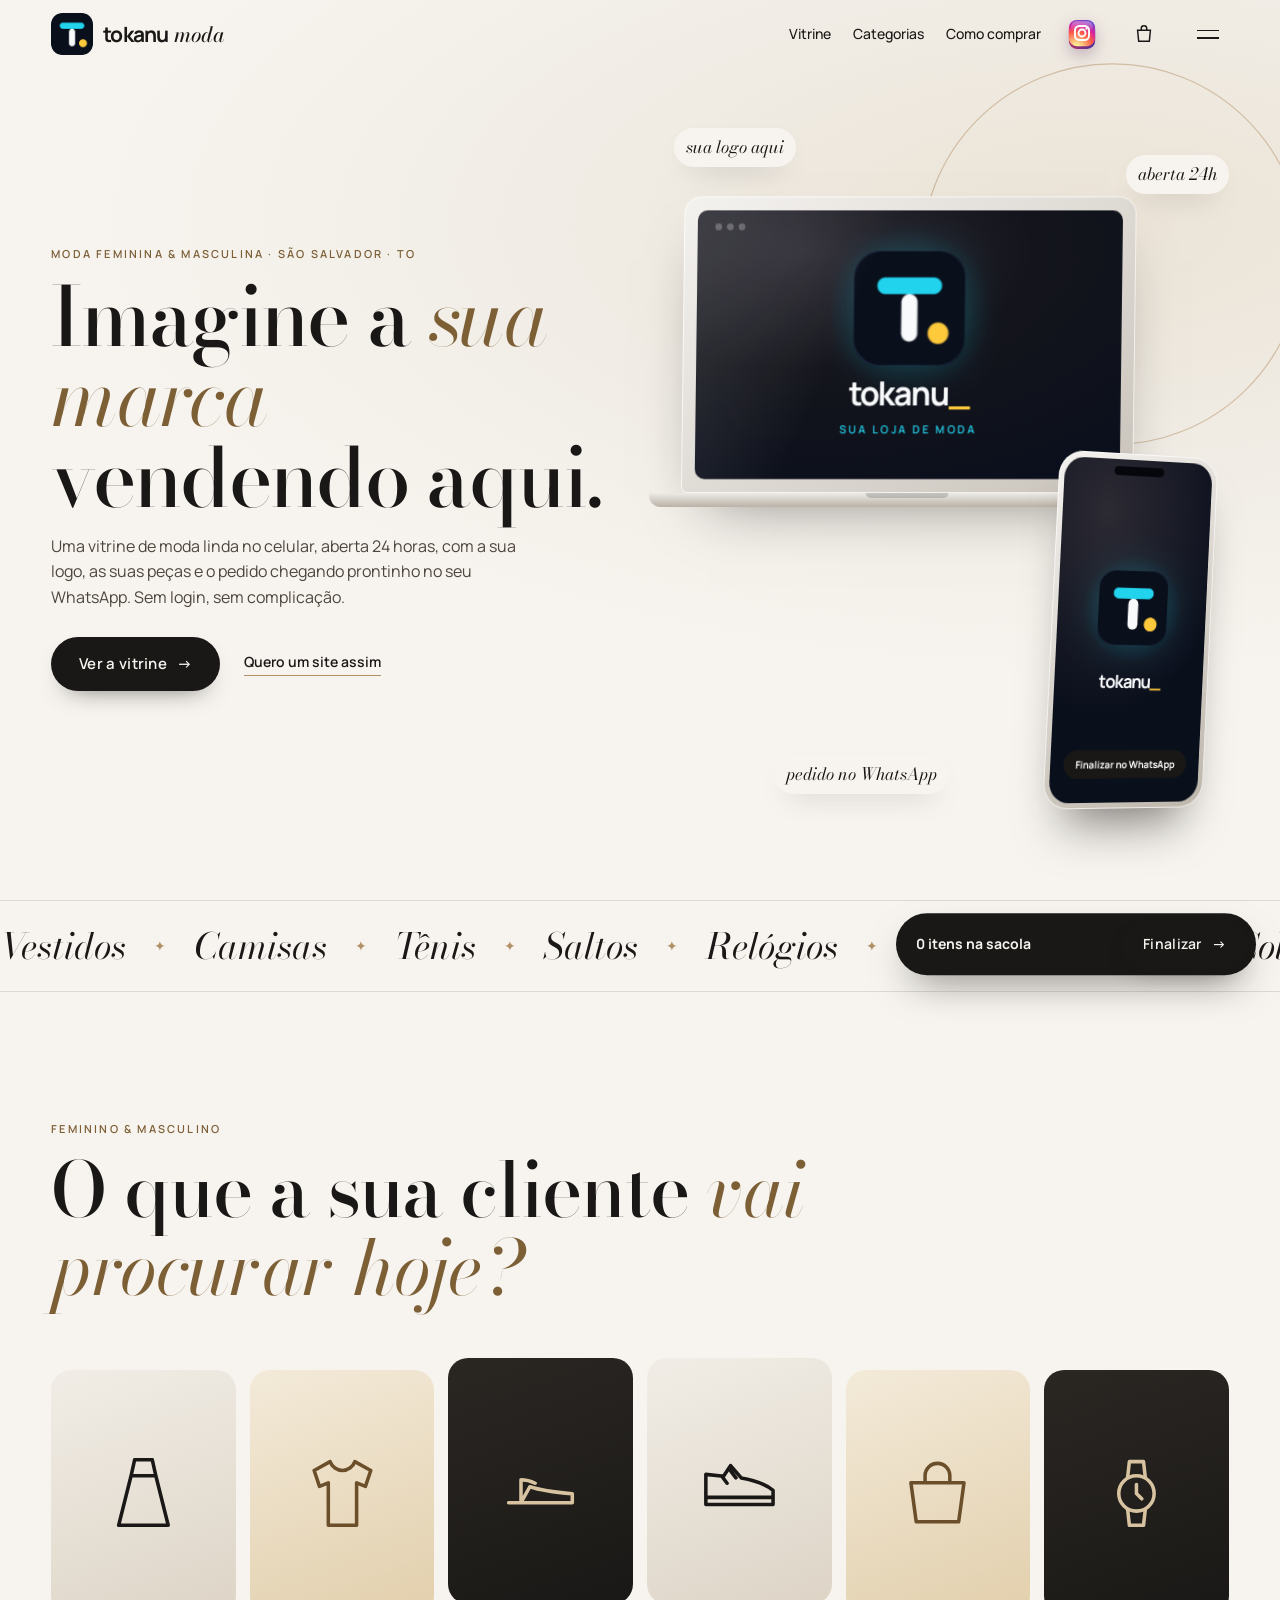
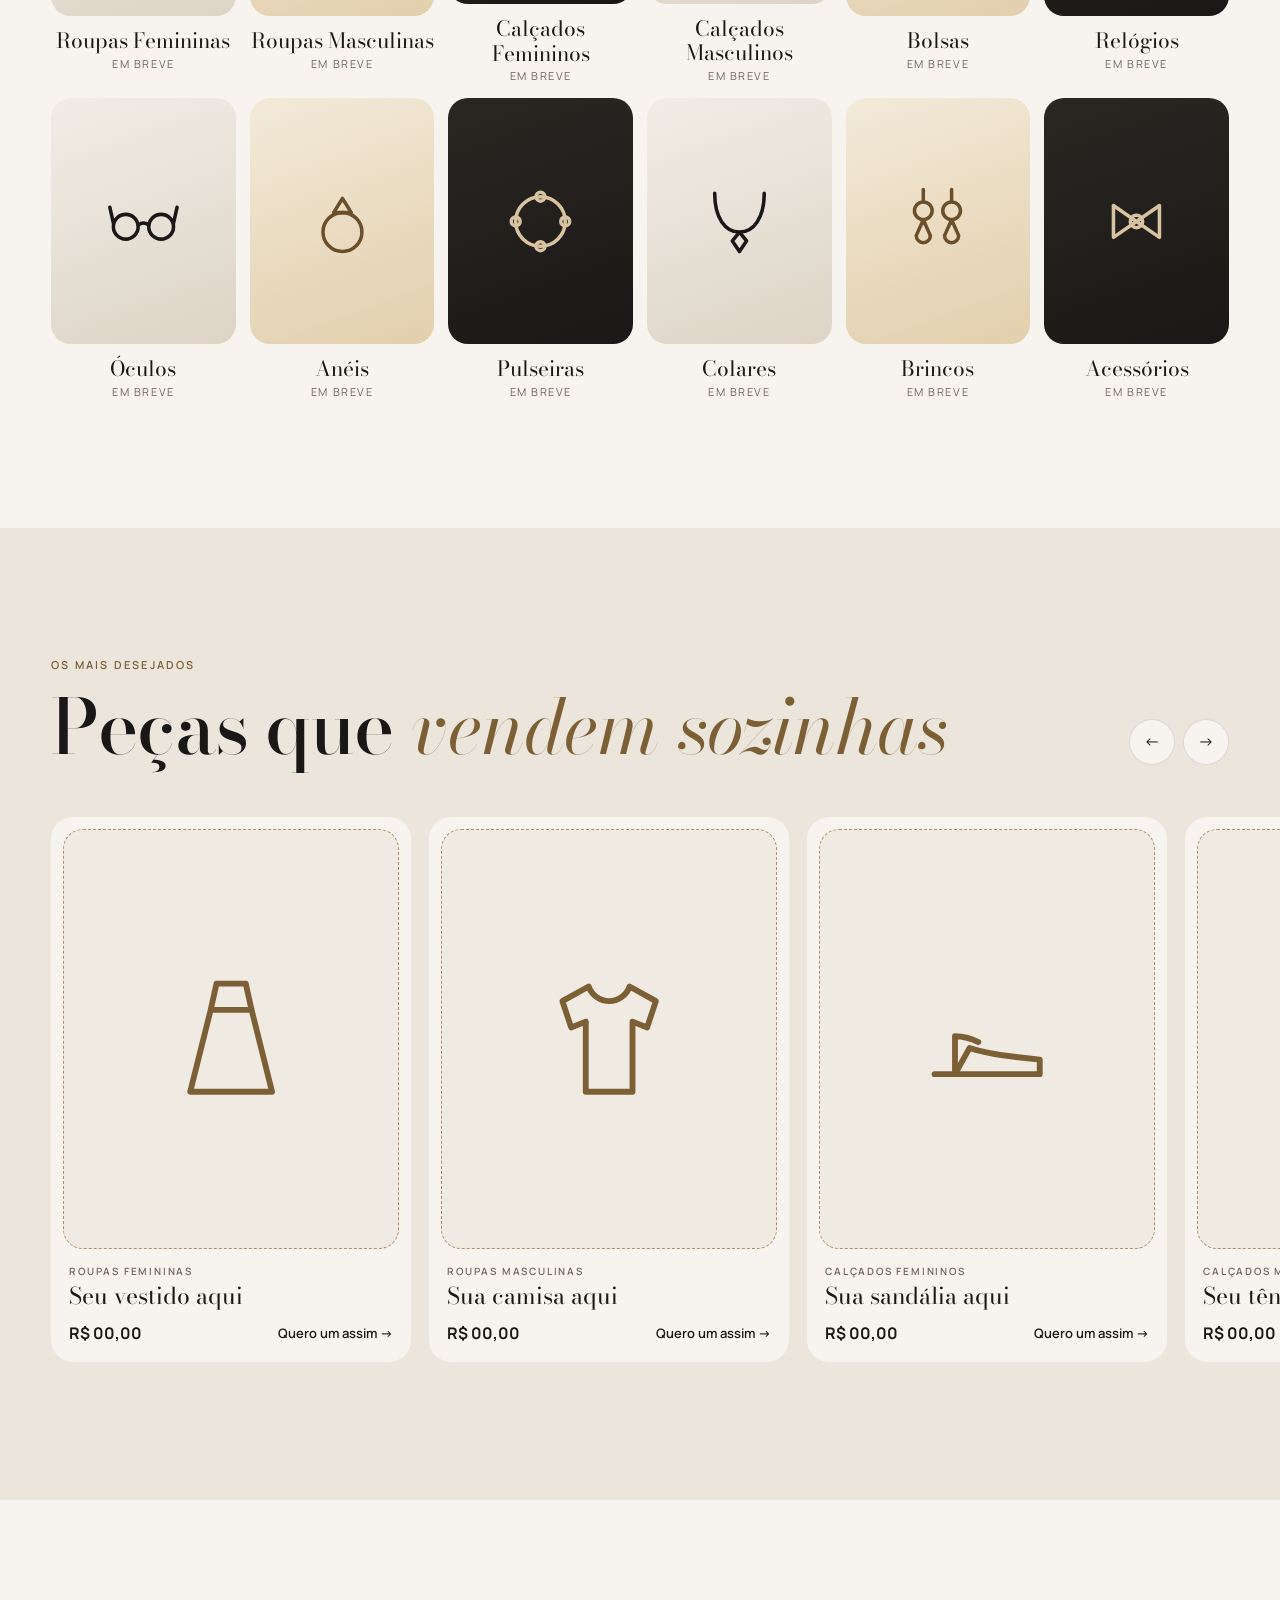
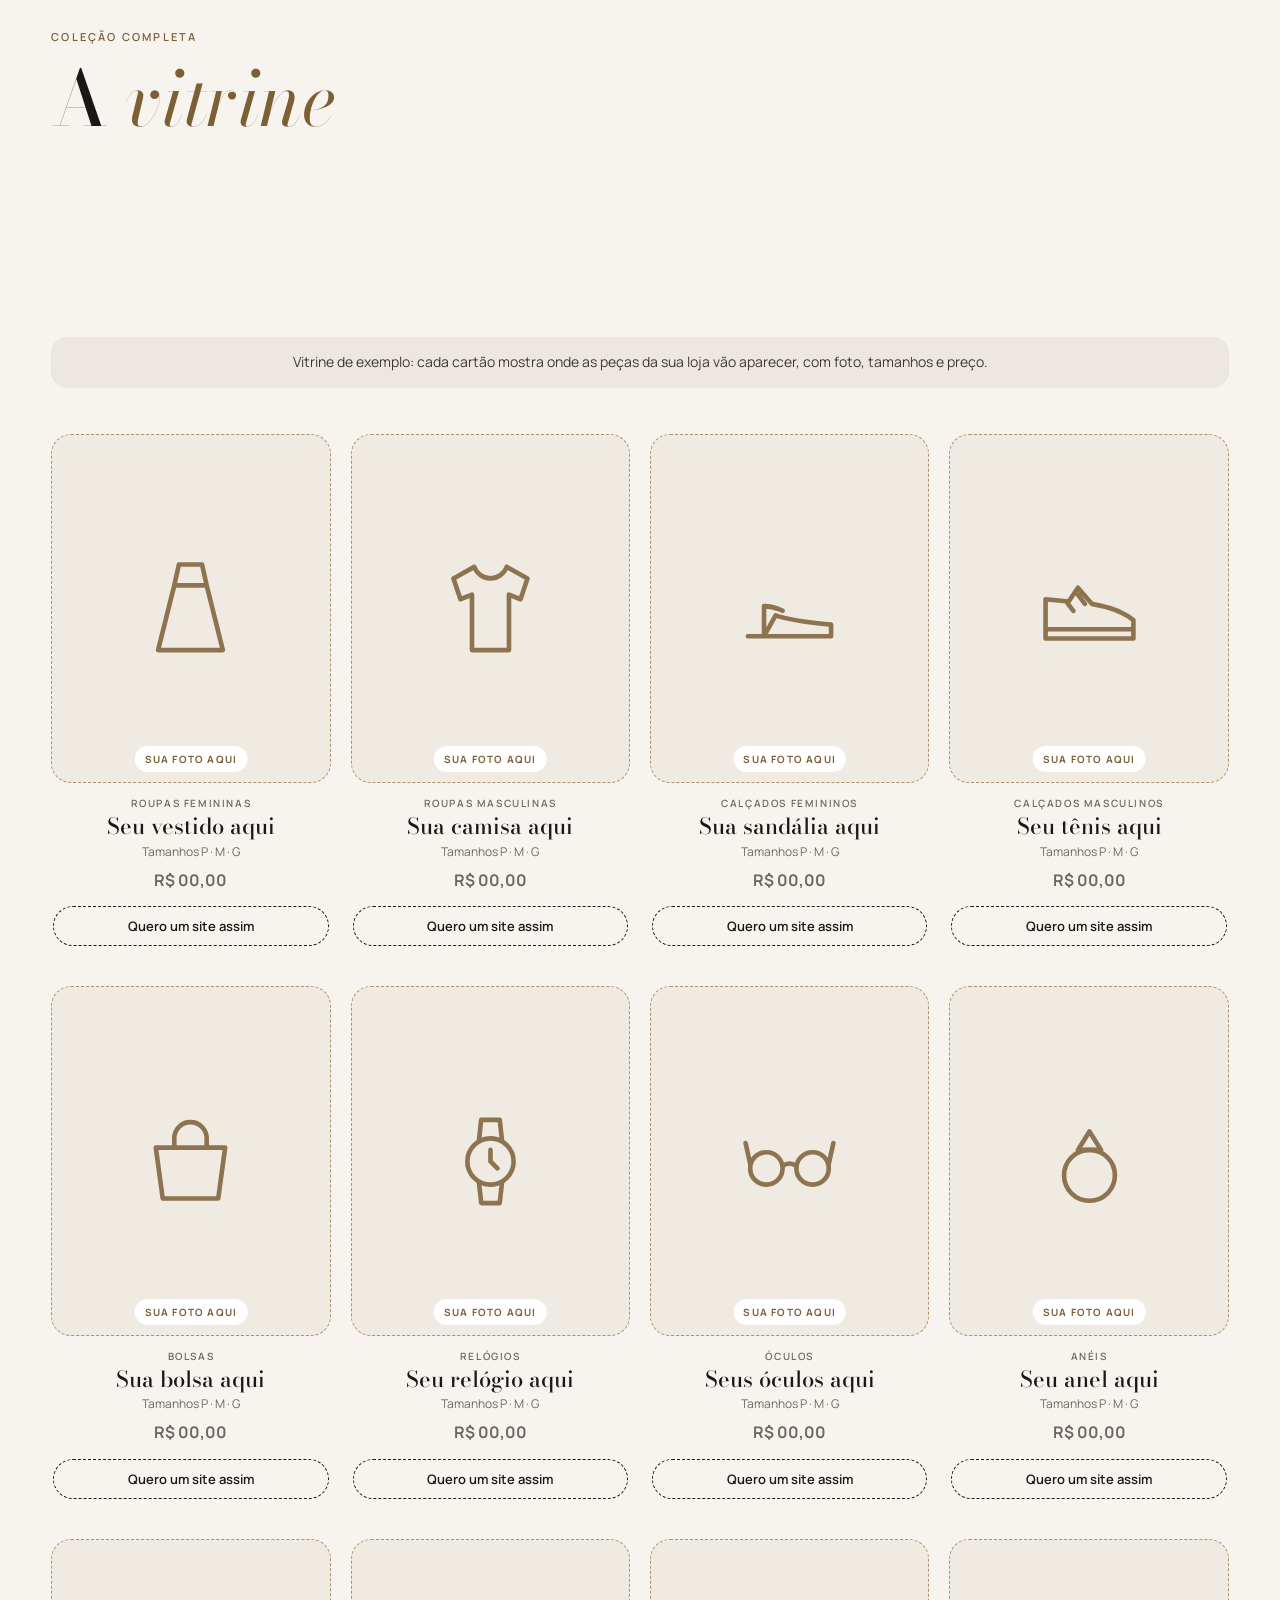
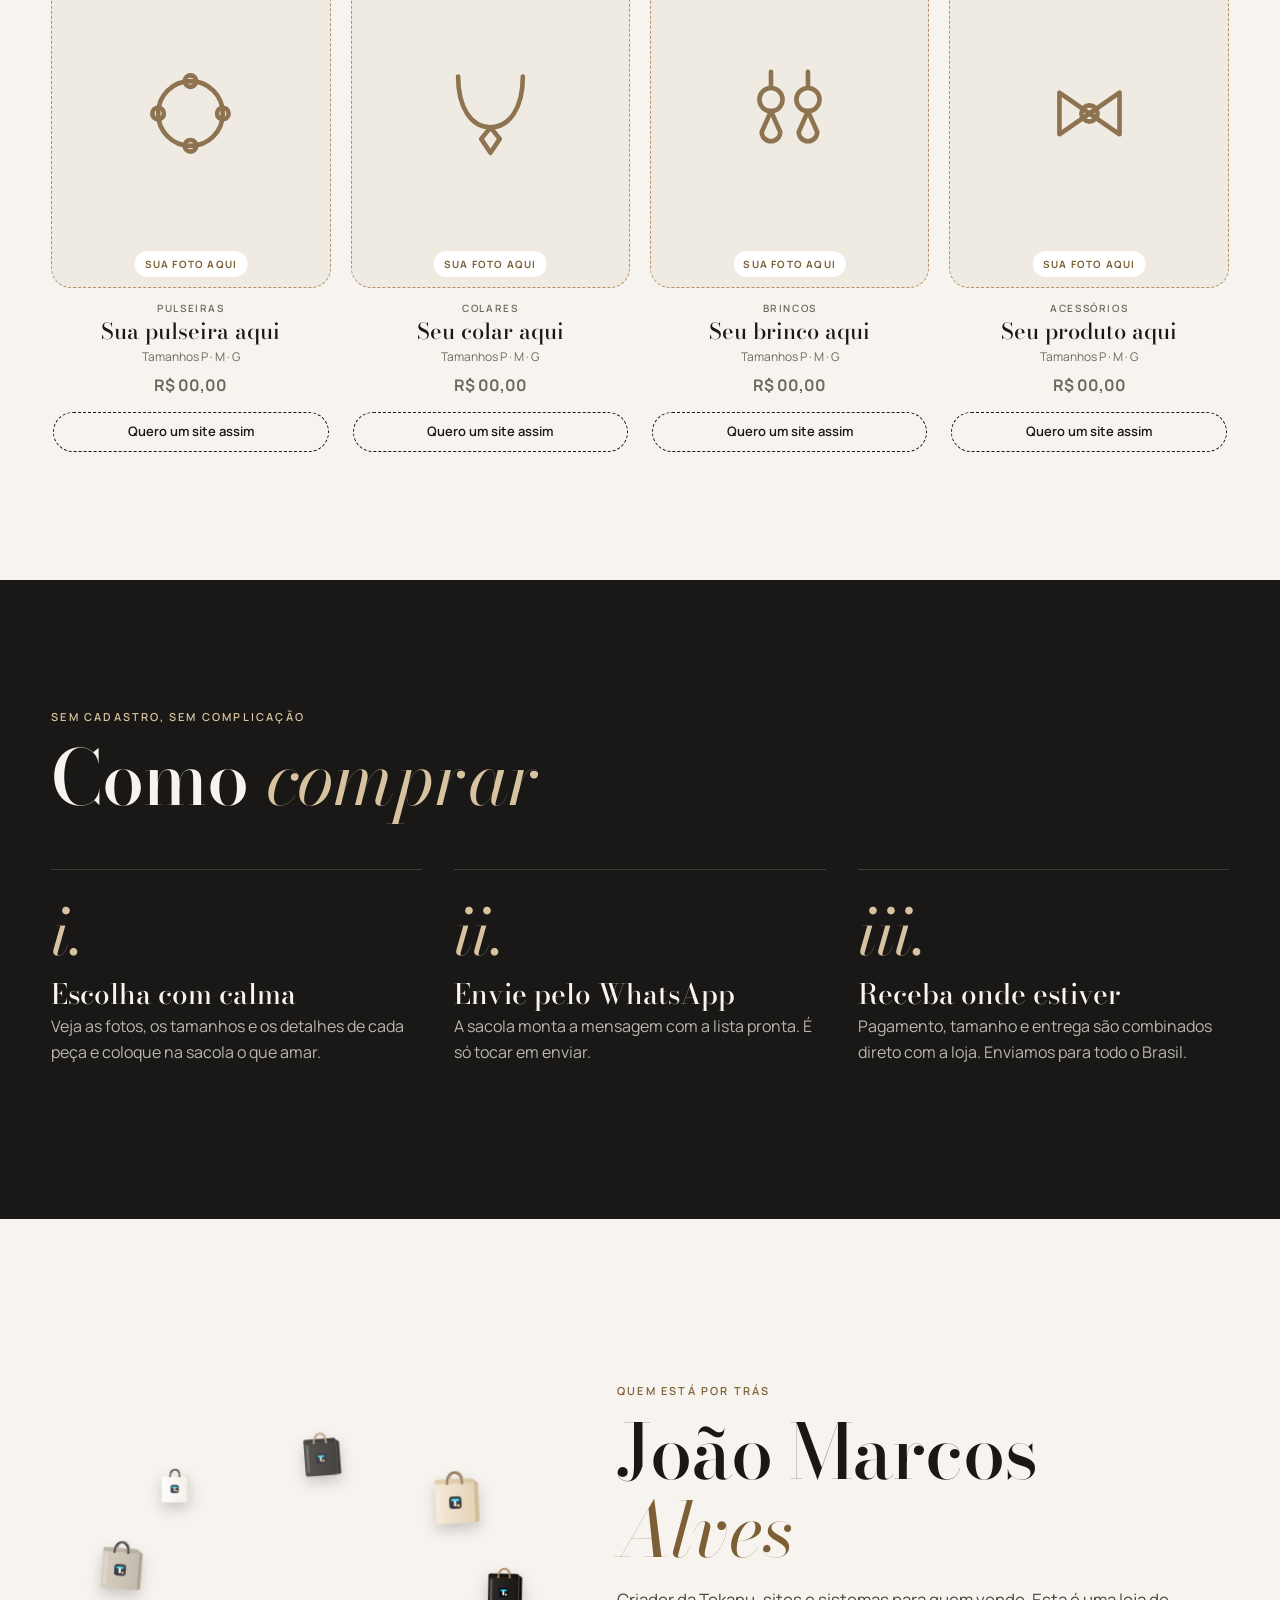
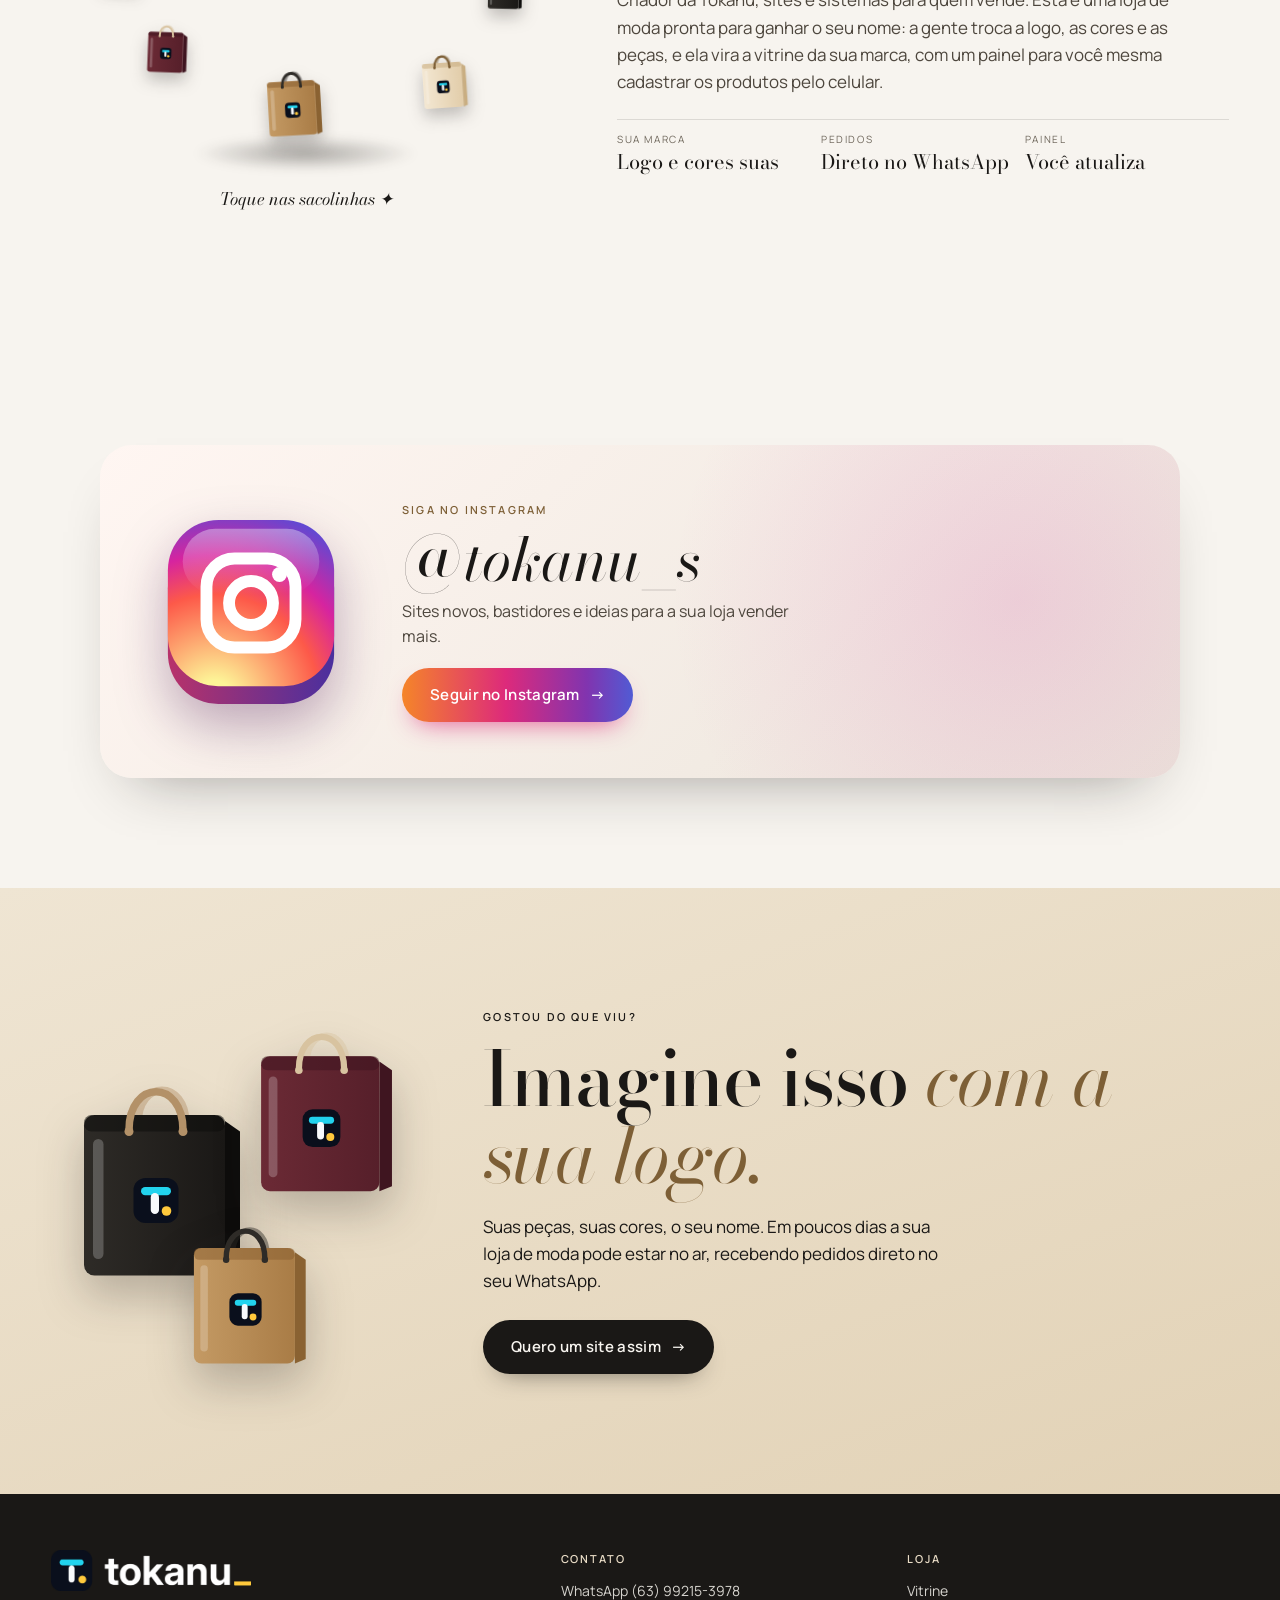
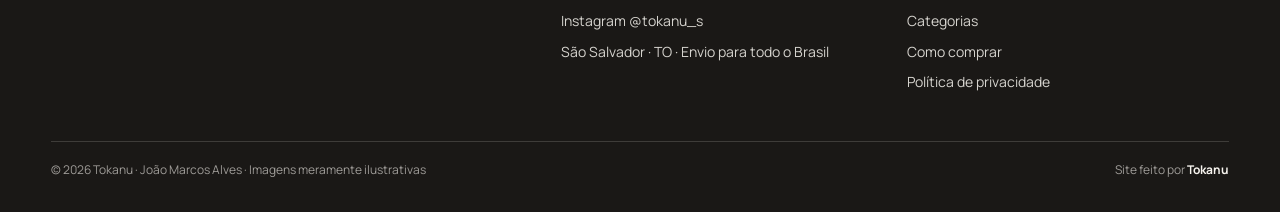
<file: index.html>
<!doctype html>
<html lang="pt-BR">
<head>
  <meta charset="utf-8">
  <meta name="viewport" content="width=device-width, initial-scale=1, viewport-fit=cover">
  <title>Tokanu Moda · Sua loja de moda no WhatsApp</title>
  <meta name="description" content="Loja de moda feminina e masculina: roupas, calçados, relógios, óculos e acessórios. Escolha na vitrine e finalize o pedido pelo WhatsApp. Um modelo de site da Tokanu para a sua marca.">
  <meta name="theme-color" content="#f7f4ef">
  <meta property="og:title" content="Tokanu Moda · Imagine a sua marca aqui">
  <meta property="og:description" content="Vitrine de moda no celular, sacola e pedido direto no WhatsApp. Site da Tokanu.">
  <meta property="og:image" content="assets/logo/og.jpg">
  <meta property="og:type" content="website">
  <link rel="icon" href="assets/logo/icone-64.png" type="image/png">
  <link rel="apple-touch-icon" href="assets/logo/icone-180.png">
  <link rel="preconnect" href="https://fonts.googleapis.com">
  <link rel="preconnect" href="https://fonts.gstatic.com" crossorigin>
  <link href="https://fonts.googleapis.com/css2?family=Bodoni+Moda:ital,opsz,wght@0,6..96,400..700;1,6..96,400..600&family=Manrope:wght@400;500;600;700&display=swap" rel="stylesheet">
  <link rel="stylesheet" href="assets/css/style.css?v=2">
</head>
<body>
  <svg width="0" height="0" style="position:absolute" aria-hidden="true" focusable="false">
    <defs>
      <radialGradient id="igGrad" cx="28%" cy="108%" r="140%">
        <stop offset="0" stop-color="#fdf497"/><stop offset=".08" stop-color="#fdf497"/>
        <stop offset=".45" stop-color="#fd5949"/><stop offset=".62" stop-color="#d6249f"/>
        <stop offset=".95" stop-color="#285aeb"/>
      </radialGradient>
      <linearGradient id="igSide" x1="0" y1="0" x2="1" y2="0"><stop offset="0" stop-color="#b8326a"/><stop offset="1" stop-color="#4a2f9e"/></linearGradient>
      <linearGradient id="igGloss" x1="0" y1="0" x2="0" y2="1"><stop offset="0" stop-color="#fff" stop-opacity=".75"/><stop offset="1" stop-color="#fff" stop-opacity="0"/></linearGradient>
    </defs>
    <symbol id="ig3d" viewBox="0 0 64 70">
      <rect x="4" y="10" width="56" height="56" rx="17" fill="url(#igSide)"/>
      <rect x="4" y="4" width="56" height="56" rx="17" fill="url(#igGrad)"/>
      <rect x="9" y="7" width="46" height="22" rx="11" fill="url(#igGloss)" opacity=".5"/>
      <rect x="17" y="17" width="30" height="30" rx="9.5" fill="none" stroke="#fff" stroke-width="4"/>
      <circle cx="32" cy="32" r="7.4" fill="none" stroke="#fff" stroke-width="4"/>
      <circle cx="41.6" cy="22.4" r="2.5" fill="#fff"/>
    </symbol>
  </svg>

  <!-- Abertura -->
  <div class="curtain" id="curtain" aria-hidden="true">
    <img src="assets/logo/icone-512.png" alt="" width="512" height="512">
  </div>

  <!-- Topo -->
  <header class="top" id="top">
    <a href="#inicio" class="top__brand" aria-label="Tokanu Moda — início">
      <img src="assets/logo/icone-180.png" alt="" width="180" height="180">
      <span>tokanu <em>moda</em></span>
    </a>
    <nav class="top__nav" aria-label="Principal">
      <a href="#vitrine" class="top__link top__desk">Vitrine</a>
      <a href="#categorias" class="top__link top__desk">Categorias</a>
      <a href="#como-comprar" class="top__link top__desk">Como comprar</a>
      <a class="top__ig" data-ig-link href="#" target="_blank" rel="noopener" aria-label="Instagram @tokanu_s"><svg class="ig3d" viewBox="0 0 64 70" aria-hidden="true"><use href="#ig3d"/></svg></a>
      <button class="top__bag" data-open-bag aria-label="Abrir sacola">
        <svg viewBox="0 0 24 24" fill="none" stroke="currentColor" stroke-width="1.6" aria-hidden="true"><path d="M5 8h14l-1.2 12H6.2z"/><path d="M9 8V6a3 3 0 0 1 6 0v2"/></svg>
        <span class="top__badge" data-bag-num>0</span>
      </button>
      <button class="top__menu" id="menuOpen" aria-expanded="false" aria-controls="menu" aria-label="Abrir menu"><span></span><span></span></button>
    </nav>
  </header>

  <!-- Menu -->
  <div class="menu" id="menu" aria-hidden="true">
    <div class="menu__inner">
      <ul class="menu__list">
        <li><a href="#vitrine" data-menu-link>Vitrine</a></li>
        <li><a href="#categorias" data-menu-link>Categorias</a></li>
        <li><a href="#escolhas" data-menu-link>Mais desejados</a></li>
        <li><a href="#como-comprar" data-menu-link>Como comprar</a></li>
        <li><a href="#contato" data-menu-link>Quero um site assim</a></li>
      </ul>
      <div class="menu__foot">
        <a data-wa-link href="#" target="_blank" rel="noopener" class="pill pill--rose">WhatsApp</a>
        <a data-ig-link href="#" target="_blank" rel="noopener" class="pill pill--line pill--ig"><svg class="ig3d" viewBox="0 0 64 70" aria-hidden="true"><use href="#ig3d"/></svg>@tokanu_s</a>
      </div>
    </div>
  </div>

  <main id="inicio">
    <!-- Hero -->
    <section class="hero" aria-label="Início">
      <div class="hero__text">
        <p class="eyebrow reveal">Moda feminina &amp; masculina · <span data-city></span></p>
        <h1 class="hero__title reveal">Imagine a <em>sua marca</em><br>vendendo aqui.</h1>
        <p class="hero__lead reveal">Uma vitrine de moda linda no celular, aberta 24 horas, com a sua logo, as suas peças e o pedido chegando prontinho no seu WhatsApp. Sem login, sem complicação.</p>
        <div class="hero__cta reveal">
          <a href="#vitrine" class="pill pill--rose pill--lg">Ver a vitrine <span aria-hidden="true">→</span></a>
          <a href="#contato" class="link-arrow">Quero um site assim</a>
        </div>
      </div>

      <div class="hero__art devices" aria-hidden="true">
        <div class="laptop" id="archBig">
          <div class="laptop__lid">
            <div class="laptop__screen">
              <div class="screen-ui"><i></i><i></i><i></i></div>
              <div class="logo3d" data-logo3d><img src="assets/logo/icone-512.png" alt="" width="512" height="512"></div>
              <span class="screen-word">tokanu<b>_</b></span>
              <span class="screen-tag">sua loja de moda</span>
            </div>
          </div>
          <div class="laptop__base"></div>
        </div>
        <div class="phone3d" id="archSmall">
          <div class="phone3d__screen">
            <span class="phone3d__notch"></span>
            <div class="logo3d logo3d--sm" data-logo3d><img src="assets/logo/icone-512.png" alt="" width="512" height="512"></div>
            <span class="screen-word screen-word--sm">tokanu<b>_</b></span>
            <span class="phone3d__btn">Finalizar no WhatsApp</span>
          </div>
        </div>
        <span class="note note--1">sua logo aqui</span>
        <span class="note note--2">aberta 24h</span>
        <span class="note note--3">pedido no WhatsApp</span>
        <svg class="hero__ring" viewBox="0 0 200 200"><circle cx="100" cy="100" r="98" fill="none" stroke="currentColor" stroke-width=".6"/></svg>
      </div>
    </section>

    <!-- Faixa -->
    <div class="brands" aria-label="Produtos da loja">
      <div class="brands__track">
        <span>Vestidos</span><i>✦</i><span>Camisas</span><i>✦</i><span>Tênis</span><i>✦</i><span>Saltos</span><i>✦</i><span>Relógios</span><i>✦</i><span>Óculos</span><i>✦</i><span>Anéis</span><i>✦</i><span>Colares</span><i>✦</i><span>Brincos</span><i>✦</i><span>Bolsas</span><i>✦</i>
        <span>Vestidos</span><i>✦</i><span>Camisas</span><i>✦</i><span>Tênis</span><i>✦</i><span>Saltos</span><i>✦</i><span>Relógios</span><i>✦</i><span>Óculos</span><i>✦</i><span>Anéis</span><i>✦</i><span>Colares</span><i>✦</i><span>Brincos</span><i>✦</i><span>Bolsas</span><i>✦</i>
      </div>
    </div>

    <!-- Categorias -->
    <section class="section" id="categorias" aria-label="Categorias">
      <div class="head">
        <p class="eyebrow">Feminino &amp; masculino</p>
        <h2 class="title reveal">O que a sua cliente <em>vai procurar hoje?</em></h2>
      </div>
      <div class="cats" id="cats"></div>
    </section>

    <!-- Mais desejados -->
    <section class="section section--blush" id="escolhas" aria-label="Mais desejados">
      <div class="head head--split">
        <div>
          <p class="eyebrow">Os mais desejados</p>
          <h2 class="title reveal">Peças que <em>vendem sozinhas</em></h2>
        </div>
        <div class="arrows">
          <button class="round" data-feat="-1" aria-label="Anterior">←</button>
          <button class="round" data-feat="1" aria-label="Próximo">→</button>
        </div>
      </div>
      <div class="picks" id="featured"></div>
    </section>

    <!-- Vitrine -->
    <section class="section" id="vitrine" aria-label="Vitrine">
      <div class="head">
        <p class="eyebrow">Coleção completa</p>
        <h2 class="title reveal">A <em>vitrine</em></h2>
      </div>

      <div class="filters" id="filters">
        <div class="chips" id="chips" role="tablist" aria-label="Categorias"></div>
        <div class="filters__row">
          <label class="search">
            <svg width="18" height="18" viewBox="0 0 24 24" fill="none" stroke="currentColor" stroke-width="1.6" aria-hidden="true"><circle cx="11" cy="11" r="7"/><path d="m20 20-3.5-3.5"/></svg>
            <span class="sr-only">Buscar produto</span>
            <input type="search" id="search" placeholder="Buscar vestido, tênis, relógio…" autocomplete="off">
          </label>
          <span class="filters__count" id="count"></span>
        </div>
      </div>

      <div class="grid" id="grid" aria-live="polite"></div>
    </section>

    <!-- Como comprar -->
    <section class="section section--cocoa" id="como-comprar" aria-label="Como comprar">
      <div class="head">
        <p class="eyebrow">Sem cadastro, sem complicação</p>
        <h2 class="title reveal">Como <em>comprar</em></h2>
      </div>
      <ol class="steps">
        <li class="step reveal"><span class="step__n">i.</span><h3>Escolha com calma</h3><p>Veja as fotos, os tamanhos e os detalhes de cada peça e coloque na sacola o que amar.</p></li>
        <li class="step reveal"><span class="step__n">ii.</span><h3>Envie pelo WhatsApp</h3><p>A sacola monta a mensagem com a lista pronta. É só tocar em enviar.</p></li>
        <li class="step reveal"><span class="step__n">iii.</span><h3>Receba onde estiver</h3><p>Pagamento, tamanho e entrega são combinados direto com a loja. Enviamos para todo o Brasil.</p></li>
      </ol>
    </section>

    <!-- Sobre -->
    <section class="section about" id="sobre" aria-label="Sobre">
      <div class="seal3d reveal" id="seal3d">
        <div class="seal3d__stage">
          <div class="seal3d__coin" id="coin">
            <img class="seal3d__face" src="assets/logo/selo-512.png" alt="Selo Tokanu" width="512" height="512" loading="lazy" draggable="false">
          </div>
          <div class="seal3d__shadow" aria-hidden="true"></div>
        </div>
        <div class="seal3d__minis" id="minis" aria-hidden="true"></div>
        <p class="seal3d__hint">Toque nas sacolinhas ✦</p>
      </div>
      <div class="about__text">
        <p class="eyebrow">Quem está por trás</p>
        <h2 class="title reveal">João Marcos <em>Alves</em></h2>
        <p class="reveal">Criador da Tokanu, sites e sistemas para quem vende. Esta é uma loja de moda pronta para ganhar o seu nome: a gente troca a logo, as cores e as peças, e ela vira a vitrine da sua marca, com um painel para você mesma cadastrar os produtos pelo celular.</p>
        <ul class="facts reveal">
          <li><span>Sua marca</span>Logo e cores suas</li>
          <li><span>Pedidos</span>Direto no WhatsApp</li>
          <li><span>Painel</span>Você atualiza</li>
        </ul>
      </div>
    </section>

    <!-- Instagram -->
    <section class="insta" id="instagram" aria-label="Instagram">
      <a class="insta__card" data-ig-link href="#" target="_blank" rel="noopener">
        <span class="insta__icon" id="igTilt"><svg class="ig3d ig3d--xl" viewBox="0 0 64 70" aria-hidden="true"><use href="#ig3d"/></svg></span>
        <span class="insta__text">
          <span class="eyebrow">Siga no Instagram</span>
          <span class="insta__handle">@tokanu_s</span>
          <span class="insta__lead">Sites novos, bastidores e ideias para a sua loja vender mais.</span>
          <span class="pill pill--insta pill--lg">Seguir no Instagram <span aria-hidden="true">→</span></span>
        </span>
      </a>
    </section>

    <!-- Contato -->
    <section class="cta" id="contato" aria-label="Contato">
      <div class="cta__art" aria-hidden="true">
        <img class="cta__bag cta__bag--1" src="assets/hero/sacola-rosa.svg" alt="" width="120" height="150">
        <img class="cta__bag cta__bag--2" src="assets/hero/sacola-ameixa.svg" alt="" width="120" height="150">
        <img class="cta__bag cta__bag--3" src="assets/hero/sacola-champanhe.svg" alt="" width="120" height="150">
      </div>
      <div class="cta__text">
        <p class="eyebrow">Gostou do que viu?</p>
        <h2 class="title">Imagine isso <em>com a sua logo.</em></h2>
        <p>Suas peças, suas cores, o seu nome. Em poucos dias a sua loja de moda pode estar no ar, recebendo pedidos direto no seu WhatsApp.</p>
        <a data-wa-site href="#" target="_blank" rel="noopener" class="pill pill--cocoa pill--lg">Quero um site assim <span aria-hidden="true">→</span></a>
      </div>
    </section>
  </main>

  <footer class="footer">
    <div class="footer__top">
      <img class="footer__logo" src="assets/logo/logo-claro.png" alt="Tokanu" width="900" height="185" loading="lazy">
      <div class="footer__cols">
        <div>
          <h4>Contato</h4>
          <a data-wa-link href="#" target="_blank" rel="noopener">WhatsApp <span data-wa-display></span></a>
          <a data-ig-link href="#" target="_blank" rel="noopener">Instagram @tokanu_s</a>
          <p><span data-city></span> · Envio para todo o Brasil</p>
        </div>
        <div>
          <h4>Loja</h4>
          <a href="#vitrine">Vitrine</a>
          <a href="#categorias">Categorias</a>
          <a href="#como-comprar">Como comprar</a>
          <a href="privacidade.html">Política de privacidade</a>
        </div>
      </div>
    </div>
    <div class="footer__base">
      <span>© <span id="year"></span> Tokanu · João Marcos Alves · Imagens meramente ilustrativas</span>
      <span>Site feito por <strong>Tokanu</strong></span>
    </div>
  </footer>

  <!-- Painéis -->
  <div class="overlay" id="overlay"></div>

  <aside class="sheet sheet--product" id="productSheet" role="dialog" aria-modal="true" aria-label="Detalhes do produto">
    <div class="sheet__grip" aria-hidden="true"></div>
    <div class="sheet__bar">
      <span class="sheet__counter" id="pdCounter"></span>
      <button class="sheet__close" data-close aria-label="Fechar">✕</button>
    </div>
    <div class="sheet__scroll" id="pdContent"></div>
  </aside>

  <aside class="sheet sheet--bag" id="bagSheet" role="dialog" aria-modal="true" aria-label="Sacola">
    <div class="sheet__grip" aria-hidden="true"></div>
    <div class="sheet__bar">
      <span class="sheet__title">Sua sacola <small data-bag-count>(0)</small></span>
      <button class="sheet__close" data-close aria-label="Fechar">✕</button>
    </div>
    <div class="sheet__scroll" id="bagContent"></div>
    <div class="bag__foot" id="bagFoot">
      <div class="bag__total"><span>Total estimado</span><strong id="bagTotal">R$ 0,00</strong></div>
      <div class="fields">
        <label class="field"><span>Seu nome</span><input id="custName" autocomplete="name" placeholder="Opcional"></label>
        <label class="field"><span>Cidade / UF</span><input id="custCity" autocomplete="address-level2" placeholder="Opcional"></label>
      </div>
      <button class="pill pill--rose pill--lg pill--block" id="checkout">Finalizar no WhatsApp <span aria-hidden="true">→</span></button>
      <p class="fine">Nada é cobrado aqui. O pedido vai como mensagem para a loja, que confirma valores, tamanhos, pagamento e entrega. <a href="privacidade.html">Privacidade</a></p>
    </div>
  </aside>

  <div class="floatbag" id="floatbar">
    <button data-open-bag class="floatbag__info">
      <span class="floatbag__count" id="fbCount">0 itens</span>
      <span class="floatbag__total" id="fbTotal"></span>
    </button>
    <button class="pill pill--rose" id="fbGo">Finalizar <span aria-hidden="true">→</span></button>
  </div>

  <a class="ig-fab is-top" id="igFab" data-ig-link href="#" target="_blank" rel="noopener" aria-label="Instagram @tokanu_s"><svg class="ig3d" viewBox="0 0 64 70" aria-hidden="true"><use href="#ig3d"/></svg></a>

  <a class="wa-fab is-top" id="waFab" data-wa-link href="#" target="_blank" rel="noopener" aria-label="Falar no WhatsApp">
    <svg viewBox="0 0 24 24" fill="currentColor" aria-hidden="true"><path d="M17.47 14.38c-.3-.15-1.76-.87-2.03-.97-.27-.1-.47-.15-.67.15-.2.3-.77.97-.94 1.17-.17.2-.35.22-.64.07-.3-.15-1.26-.46-2.4-1.48-.89-.79-1.49-1.77-1.66-2.07-.17-.3-.02-.46.13-.6.13-.14.3-.35.45-.52.15-.17.2-.3.3-.5.1-.2.05-.37-.03-.52-.07-.15-.67-1.61-.92-2.2-.24-.58-.49-.5-.67-.51h-.57c-.2 0-.52.07-.79.37-.27.3-1.04 1.02-1.04 2.48s1.07 2.88 1.21 3.08c.15.2 2.1 3.2 5.08 4.49.71.31 1.26.49 1.69.63.71.22 1.36.19 1.87.12.57-.09 1.76-.72 2.01-1.41.25-.7.25-1.29.17-1.41-.07-.13-.27-.2-.57-.35M12.05 21.5h-.01a9.43 9.43 0 0 1-4.8-1.32l-.35-.2-3.56.93.95-3.47-.22-.36a9.4 9.4 0 0 1-1.44-5.01c0-5.2 4.23-9.43 9.44-9.43 2.52 0 4.89.98 6.67 2.77a9.37 9.37 0 0 1 2.76 6.67c0 5.2-4.24 9.43-9.44 9.43m8.03-17.46A11.27 11.27 0 0 0 12.05.72C5.79.72.7 5.8.7 12.06c0 2 .52 3.95 1.52 5.67L.6 23.6l6.02-1.58a11.3 11.3 0 0 0 5.42 1.38h.01c6.25 0 11.34-5.09 11.35-11.34 0-3.03-1.18-5.88-3.32-8.02"/></svg>
  </a>

  <div class="toast" id="toast" role="status" aria-live="polite"></div>

  <script src="assets/js/config.js?v=1"></script>
  <script src="assets/js/app.js?v=1"></script>
  <script src="assets/js/fx.js?v=2"></script>
</body>
</html>
</file>
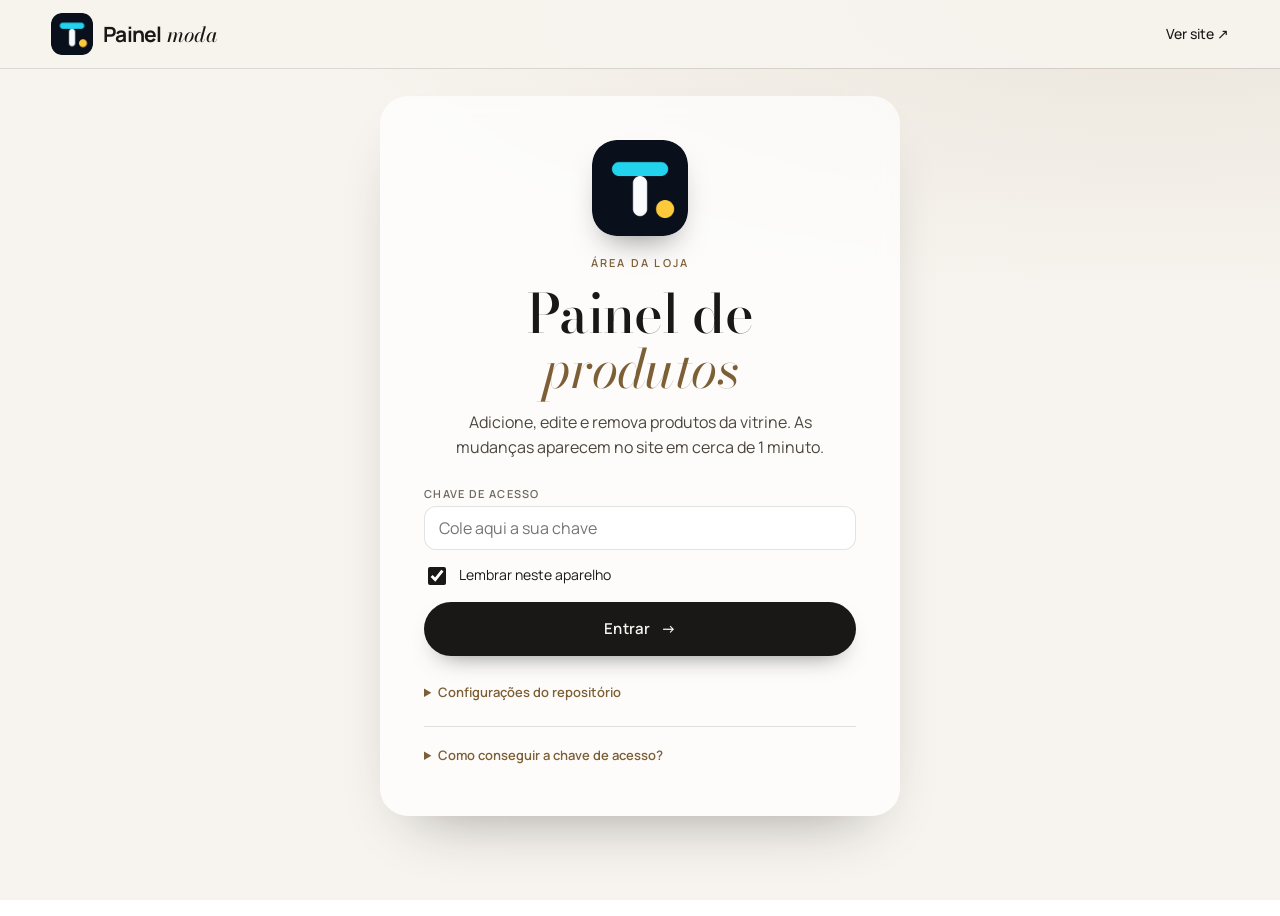
<file: admin.html>
<!doctype html>
<html lang="pt-BR">
<head>
  <meta charset="utf-8">
  <meta name="viewport" content="width=device-width, initial-scale=1, viewport-fit=cover">
  <meta name="robots" content="noindex, nofollow">
  <meta name="theme-color" content="#f7f4ef">
  <title>Painel · Tokanu Moda</title>
  <link rel="icon" href="assets/logo/icone-64.png" type="image/png">
  <link rel="apple-touch-icon" href="assets/logo/icone-180.png">
  <link rel="preconnect" href="https://fonts.googleapis.com">
  <link rel="preconnect" href="https://fonts.gstatic.com" crossorigin>
  <link href="https://fonts.googleapis.com/css2?family=Bodoni+Moda:ital,opsz,wght@0,6..96,400..700;1,6..96,400..600&family=Manrope:wght@400;500;600;700&display=swap" rel="stylesheet">
  <link rel="stylesheet" href="assets/css/style.css?v=2">
  <link rel="stylesheet" href="assets/css/admin.css?v=2">
</head>
<body class="adm">

  <header class="top top--solid adm-top">
    <span class="top__brand">
      <img src="assets/logo/icone-180.png" alt="" width="180" height="180">
      <span>Painel <em>moda</em></span>
    </span>
    <nav class="top__nav">
      <a href="index.html" target="_blank" rel="noopener" class="top__link">Ver site ↗</a>
      <button class="top__link" id="logout" hidden>Sair</button>
    </nav>
  </header>

  <!-- Login -->
  <section class="adm-login" id="loginView">
    <div class="adm-login__card">
      <img class="adm-login__seal" src="assets/logo/icone-512.png" alt="" width="512" height="512">
      <p class="eyebrow">Área da loja</p>
      <h1 class="title">Painel de <em>produtos</em></h1>
      <p class="adm-lead">Adicione, edite e remova produtos da vitrine. As mudanças aparecem no site em cerca de 1 minuto.</p>

      <form id="loginForm" class="adm-form" autocomplete="off">
        <label class="field"><span>Chave de acesso</span><input id="ghToken" type="password" required autocomplete="off" placeholder="Cole aqui a sua chave"></label>
        <label class="adm-check"><input type="checkbox" id="remember" checked> Lembrar neste aparelho</label>
        <button class="pill pill--rose pill--lg pill--block" type="submit">Entrar <span aria-hidden="true">→</span></button>
        <p class="adm-error" id="loginError" role="alert"></p>

        <details class="adm-advanced">
          <summary>Configurações do repositório</summary>
          <div class="adm-row">
            <label class="field"><span>Usuário GitHub</span><input id="ghOwner" required></label>
            <label class="field"><span>Repositório</span><input id="ghRepo" required></label>
          </div>
          <label class="field"><span>Branch</span><input id="ghBranch" value="main" required></label>
        </details>
      </form>

      <details class="adm-help">
        <summary>Como conseguir a chave de acesso?</summary>
        <ol>
          <li>Entre no GitHub com a conta onde o site está publicado.</li>
          <li>Abra <a href="https://github.com/settings/personal-access-tokens/new" target="_blank" rel="noopener">github.com/settings/personal-access-tokens/new</a>.</li>
          <li>Dê um nome (ex.: <em>Painel Loja de Moda</em>) e escolha a validade.</li>
          <li>Em <strong>Repository access</strong>, marque <em>Only select repositories</em> e escolha só o repositório do site.</li>
          <li>Em <strong>Permissions → Repository permissions → Contents</strong>, escolha <strong>Read and write</strong>.</li>
          <li>Clique em <strong>Generate token</strong>, copie e cole no campo acima. Não compartilhe essa chave.</li>
        </ol>
      </details>
    </div>
  </section>

  <!-- Lista -->
  <section class="adm-main" id="listView" hidden>
    <div class="adm-head">
      <div>
        <p class="eyebrow" id="repoLabel"></p>
        <h1 class="title">Seus <em>produtos</em></h1>
      </div>
      <button class="pill pill--rose pill--lg" id="newBtn">+ Novo produto</button>
    </div>

    <ul class="adm-stats" id="admStats"></ul>

    <div class="adm-tools">
      <label class="search">
        <svg width="18" height="18" viewBox="0 0 24 24" fill="none" stroke="currentColor" stroke-width="1.6" aria-hidden="true"><circle cx="11" cy="11" r="7"/><path d="m20 20-3.5-3.5"/></svg>
        <span class="sr-only">Buscar</span><input type="search" id="admSearch" placeholder="Buscar produto…">
      </label>
      <select id="admCat" class="adm-select" aria-label="Filtrar categoria"></select>
    </div>

    <ul class="adm-list" id="admList"></ul>

    <details class="adm-cats">
      <summary>Categorias</summary>
      <p class="fine">A ordem aqui é a ordem dos filtros no site. Categorias sem produtos não aparecem no site.</p>
      <ul id="catList" class="adm-catlist"></ul>
      <form id="catForm" class="adm-row adm-row--inline">
        <label class="field"><span>Nova categoria</span><input id="catName" required></label>
        <button class="pill pill--cocoa" type="submit">Adicionar</button>
      </form>
    </details>

    <div class="adm-foot">
      <button id="exportBtn">Baixar backup (.json)</button>
      <button id="reloadBtn">Recarregar do GitHub</button>
    </div>
  </section>

  <!-- Editor -->
  <div class="overlay" id="overlay"></div>
  <aside class="sheet sheet--product adm-sheet" id="editor" role="dialog" aria-modal="true" aria-label="Editar produto">
    <div class="sheet__grip" aria-hidden="true"></div>
    <div class="sheet__bar">
      <span class="sheet__title" id="edTitle">Novo produto</span>
      <button class="sheet__close" data-close type="button" aria-label="Fechar">✕</button>
    </div>
    <form class="sheet__scroll adm-editor" id="edForm" autocomplete="off">
      <div class="adm-photo">
        <div class="adm-photo__frame"><img id="edPreview" alt="" hidden><span id="edNoPhoto">Sem foto</span></div>
        <div class="adm-photo__ctrl">
          <label class="pill pill--cocoa adm-file">Escolher foto ↑<input type="file" id="edFile" accept="image/*"></label>
          <div class="adm-fit" role="radiogroup" aria-label="Ajuste da foto">
            <label><input type="radio" name="fit" value="contain" checked> Inteira (fundo branco)</label>
            <label><input type="radio" name="fit" value="cover"> Preencher (corta bordas)</label>
          </div>
          <p class="fine">Fotos com fundo branco ficam mais bonitas na vitrine. A imagem é ajustada sozinha para 1000×1250.</p>
        </div>
      </div>

      <div class="adm-fields">
        <label class="field"><span>Nome do produto *</span><input id="edNome" required maxlength="120"></label>
        <div class="adm-row">
          <label class="field"><span>Marca</span><input id="edMarca" list="marcas" maxlength="40"></label>
          <label class="field"><span>Categoria *</span><select id="edCategoria" required></select></label>
        </div>
        <div class="adm-row">
          <label class="field"><span>Preço (R$) · 0 = "Consulte"</span><input id="edPreco" inputmode="decimal" placeholder="100,00"></label>
          <label class="field"><span>Tamanhos / numeração</span><input id="edVolume" placeholder="P · M · G  ou  34 ao 39" maxlength="60"></label>
        </div>
        <label class="field"><span>Cor / material</span><input id="edFamilia" placeholder="Preto, linho, couro, banhado a ouro…" maxlength="60"></label>
        <label class="field"><span>Descrição</span><textarea id="edDescricao" rows="6" maxlength="1200"></textarea></label>
        <div class="adm-switches">
          <label class="adm-switch"><input type="checkbox" id="edDisponivel" checked><span class="adm-switch__ui"></span>Disponível <small>(desligado = "Esgotado")</small></label>
          <label class="adm-switch"><input type="checkbox" id="edDestaque"><span class="adm-switch__ui"></span>Mostrar em "Mais desejados"</label>
        </div>
      </div>
      <datalist id="marcas"></datalist>

      <div class="adm-editor__actions">
        <button class="pill pill--rose pill--lg pill--block" type="submit" id="edSave">Salvar e publicar →</button>
        <button class="adm-delete" type="button" id="edDelete" hidden>Excluir produto</button>
      </div>
    </form>
  </aside>

  <div class="adm-busy" id="busy" hidden>
    <div><img src="assets/logo/icone-180.png" alt="" width="90" height="90"><p id="busyMsg">Publicando…</p></div>
  </div>
  <div class="toast" id="toast" role="status" aria-live="polite"></div>

  <script src="assets/js/config.js?v=1"></script>
  <script src="assets/js/admin.js?v=1"></script>
</body>
</html>
</file>
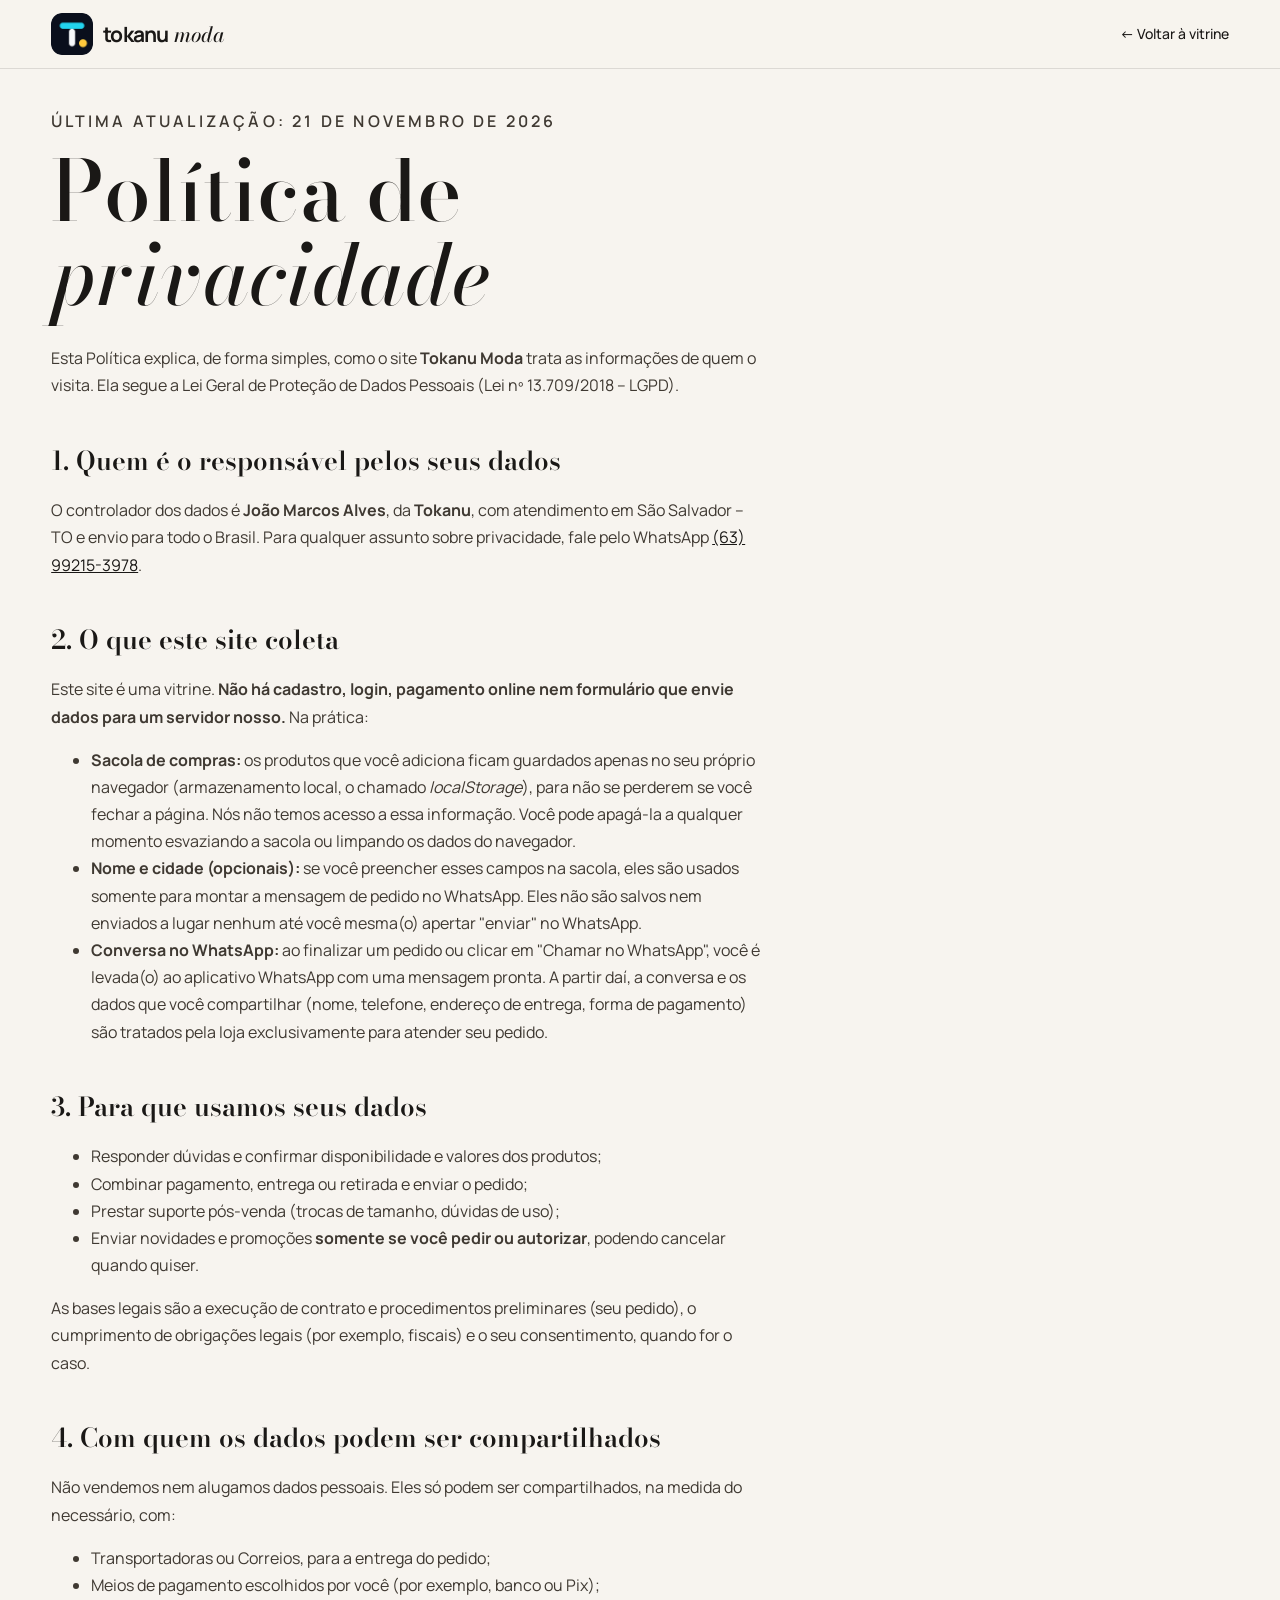
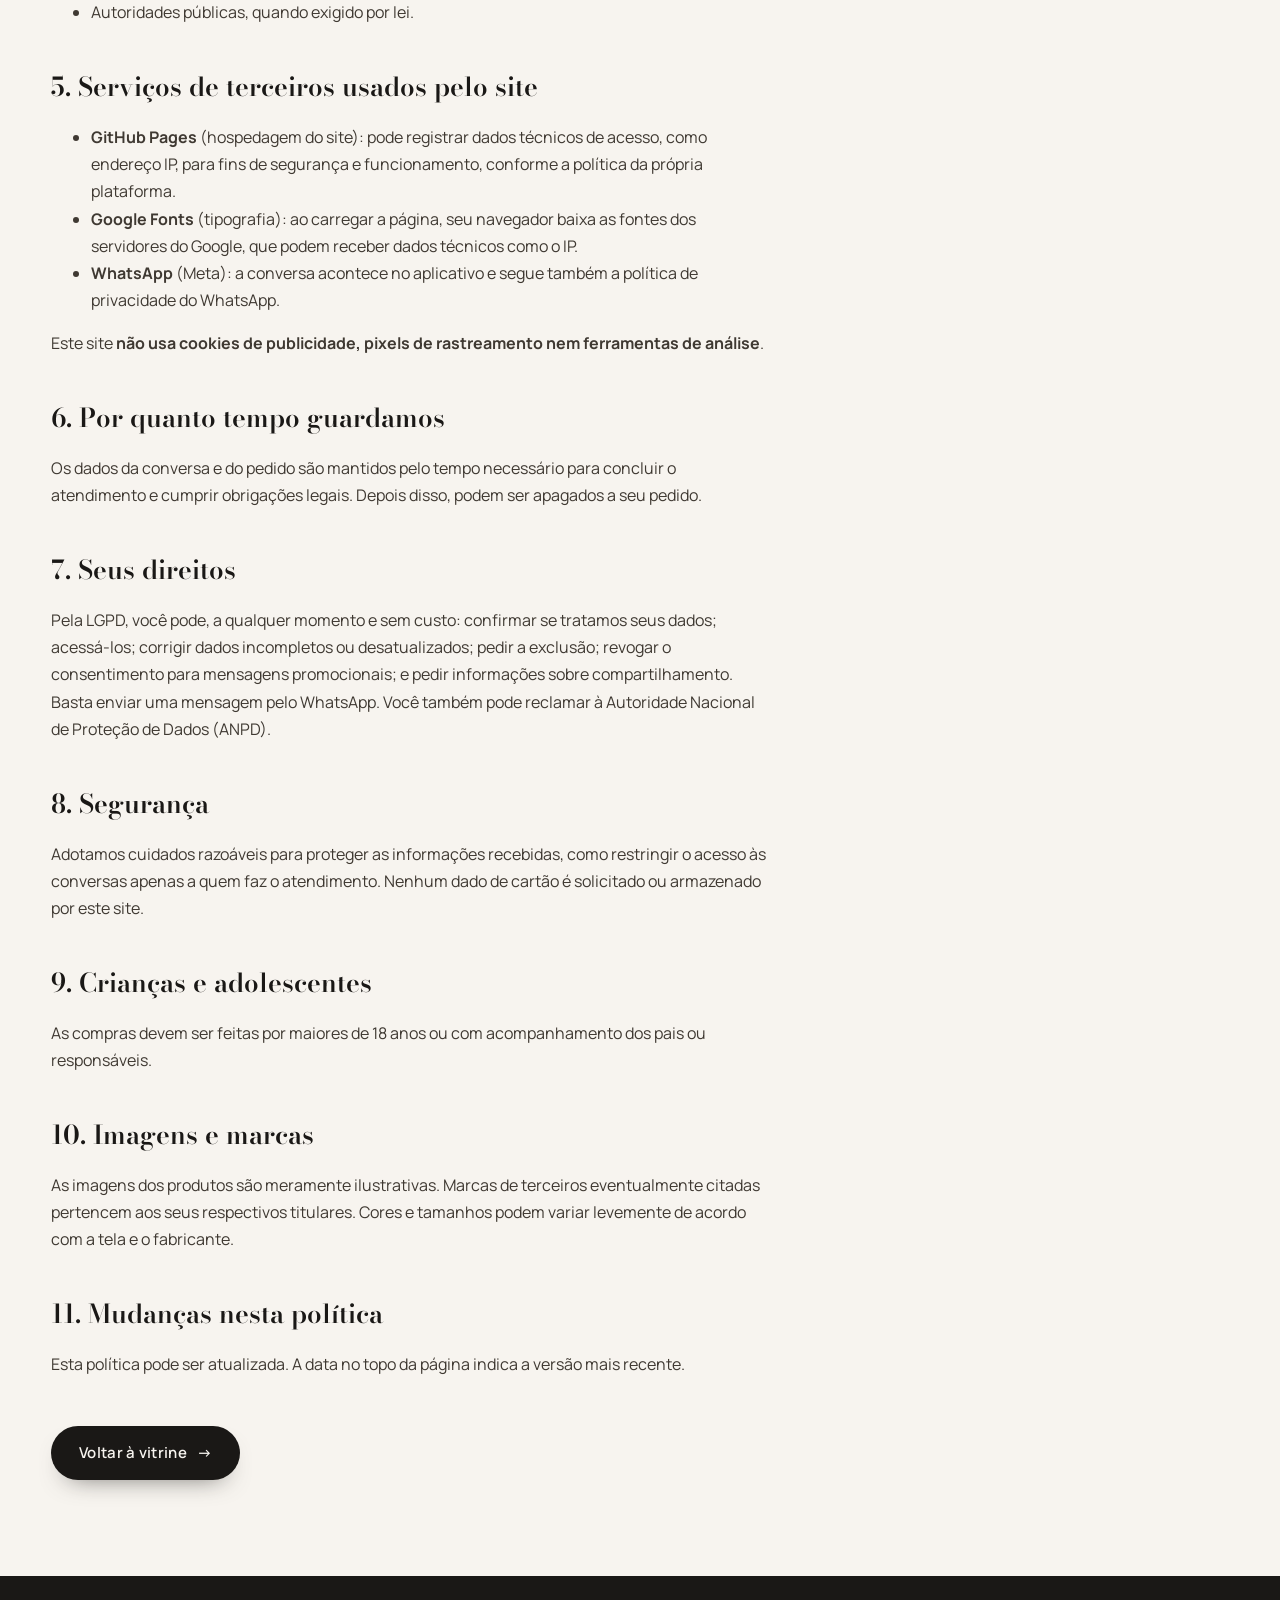
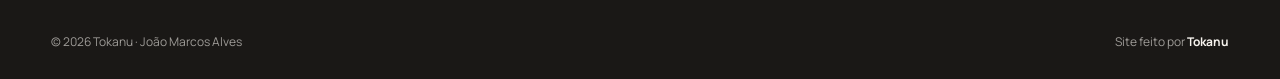
<file: privacidade.html>
<!doctype html>
<html lang="pt-BR">
<head>
  <meta charset="utf-8">
  <meta name="viewport" content="width=device-width, initial-scale=1, viewport-fit=cover">
  <title>Política de Privacidade · Tokanu Moda</title>
  <meta name="description" content="Como o site Tokanu Moda trata seus dados pessoais, em conformidade com a LGPD.">
  <link rel="icon" href="assets/logo/icone-64.png" type="image/png">
  <link rel="apple-touch-icon" href="assets/logo/icone-180.png">
  <link rel="preconnect" href="https://fonts.googleapis.com">
  <link rel="preconnect" href="https://fonts.gstatic.com" crossorigin>
  <link href="https://fonts.googleapis.com/css2?family=Bodoni+Moda:ital,opsz,wght@0,6..96,400..700;1,6..96,400..600&family=Manrope:wght@400;500;600;700&display=swap" rel="stylesheet">
  <link rel="stylesheet" href="assets/css/style.css?v=2">
</head>
<body>
  <header class="top top--solid">
    <a href="index.html" class="top__brand"><img src="assets/logo/icone-180.png" alt="" width="180" height="180"><span>tokanu <em>moda</em></span></a>
    <nav class="top__nav"><a href="index.html#vitrine" class="top__link">← Voltar à vitrine</a></nav>
  </header>

  <main class="doc">
    <p class="eyebrow">Última atualização: 21 de novembro de 2026</p>
    <h1>Política de <em>privacidade</em></h1>

    <p>Esta Política explica, de forma simples, como o site <strong>Tokanu Moda</strong> trata as informações de quem o visita. Ela segue a Lei Geral de Proteção de Dados Pessoais (Lei nº 13.709/2018 – LGPD).</p>

    <h2>1. Quem é o responsável pelos seus dados</h2>
    <p>O controlador dos dados é <strong>João Marcos Alves</strong>, da <strong>Tokanu</strong>, com atendimento em São Salvador – TO e envio para todo o Brasil. Para qualquer assunto sobre privacidade, fale pelo WhatsApp <a data-wa href="#" target="_blank" rel="noopener">(63) 99215-3978</a>.</p>

    <h2>2. O que este site coleta</h2>
    <p>Este site é uma vitrine. <strong>Não há cadastro, login, pagamento online nem formulário que envie dados para um servidor nosso.</strong> Na prática:</p>
    <ul>
      <li><strong>Sacola de compras:</strong> os produtos que você adiciona ficam guardados apenas no seu próprio navegador (armazenamento local, o chamado <em>localStorage</em>), para não se perderem se você fechar a página. Nós não temos acesso a essa informação. Você pode apagá-la a qualquer momento esvaziando a sacola ou limpando os dados do navegador.</li>
      <li><strong>Nome e cidade (opcionais):</strong> se você preencher esses campos na sacola, eles são usados somente para montar a mensagem de pedido no WhatsApp. Eles não são salvos nem enviados a lugar nenhum até você mesma(o) apertar "enviar" no WhatsApp.</li>
      <li><strong>Conversa no WhatsApp:</strong> ao finalizar um pedido ou clicar em "Chamar no WhatsApp", você é levada(o) ao aplicativo WhatsApp com uma mensagem pronta. A partir daí, a conversa e os dados que você compartilhar (nome, telefone, endereço de entrega, forma de pagamento) são tratados pela loja exclusivamente para atender seu pedido.</li>
    </ul>

    <h2>3. Para que usamos seus dados</h2>
    <ul>
      <li>Responder dúvidas e confirmar disponibilidade e valores dos produtos;</li>
      <li>Combinar pagamento, entrega ou retirada e enviar o pedido;</li>
      <li>Prestar suporte pós-venda (trocas de tamanho, dúvidas de uso);</li>
      <li>Enviar novidades e promoções <strong>somente se você pedir ou autorizar</strong>, podendo cancelar quando quiser.</li>
    </ul>
    <p>As bases legais são a execução de contrato e procedimentos preliminares (seu pedido), o cumprimento de obrigações legais (por exemplo, fiscais) e o seu consentimento, quando for o caso.</p>

    <h2>4. Com quem os dados podem ser compartilhados</h2>
    <p>Não vendemos nem alugamos dados pessoais. Eles só podem ser compartilhados, na medida do necessário, com:</p>
    <ul>
      <li>Transportadoras ou Correios, para a entrega do pedido;</li>
      <li>Meios de pagamento escolhidos por você (por exemplo, banco ou Pix);</li>
      <li>Autoridades públicas, quando exigido por lei.</li>
    </ul>

    <h2>5. Serviços de terceiros usados pelo site</h2>
    <ul>
      <li><strong>GitHub Pages</strong> (hospedagem do site): pode registrar dados técnicos de acesso, como endereço IP, para fins de segurança e funcionamento, conforme a política da própria plataforma.</li>
      <li><strong>Google Fonts</strong> (tipografia): ao carregar a página, seu navegador baixa as fontes dos servidores do Google, que podem receber dados técnicos como o IP.</li>
      <li><strong>WhatsApp</strong> (Meta): a conversa acontece no aplicativo e segue também a política de privacidade do WhatsApp.</li>
    </ul>
    <p>Este site <strong>não usa cookies de publicidade, pixels de rastreamento nem ferramentas de análise</strong>.</p>

    <h2>6. Por quanto tempo guardamos</h2>
    <p>Os dados da conversa e do pedido são mantidos pelo tempo necessário para concluir o atendimento e cumprir obrigações legais. Depois disso, podem ser apagados a seu pedido.</p>

    <h2>7. Seus direitos</h2>
    <p>Pela LGPD, você pode, a qualquer momento e sem custo: confirmar se tratamos seus dados; acessá-los; corrigir dados incompletos ou desatualizados; pedir a exclusão; revogar o consentimento para mensagens promocionais; e pedir informações sobre compartilhamento. Basta enviar uma mensagem pelo WhatsApp. Você também pode reclamar à Autoridade Nacional de Proteção de Dados (ANPD).</p>

    <h2>8. Segurança</h2>
    <p>Adotamos cuidados razoáveis para proteger as informações recebidas, como restringir o acesso às conversas apenas a quem faz o atendimento. Nenhum dado de cartão é solicitado ou armazenado por este site.</p>

    <h2>9. Crianças e adolescentes</h2>
    <p>As compras devem ser feitas por maiores de 18 anos ou com acompanhamento dos pais ou responsáveis.</p>

    <h2>10. Imagens e marcas</h2>
    <p>As imagens dos produtos são meramente ilustrativas. Marcas de terceiros eventualmente citadas pertencem aos seus respectivos titulares. Cores e tamanhos podem variar levemente de acordo com a tela e o fabricante.</p>

    <h2>11. Mudanças nesta política</h2>
    <p>Esta política pode ser atualizada. A data no topo da página indica a versão mais recente.</p>

    <p style="margin-top:48px"><a href="index.html" class="pill pill--rose pill--lg" style="text-decoration:none;color:var(--cream)">Voltar à vitrine <span aria-hidden="true">→</span></a></p>
  </main>

  <footer class="footer" style="padding-bottom:28px">
    <div class="footer__base" style="margin-top:0;border-top:0;padding-top:0">
      <span>© <span id="year"></span> Tokanu · João Marcos Alves</span>
      <span>Site feito por <strong>Tokanu</strong></span>
    </div>
  </footer>

  <script src="assets/js/config.js?v=1"></script>
  <script>
    (function () {
      var c = window.SITE_CONFIG || {};
      document.querySelectorAll("[data-wa]").forEach(function (a) { a.href = "https://wa.me/" + c.whatsapp; if (c.whatsappExibicao) a.textContent = c.whatsappExibicao; });
      document.getElementById("year").textContent = new Date().getFullYear();
    })();
  </script>
</body>
</html>
</file>
<file: assets/css/style.css>
/* =========================================================
   TOKANU MODA — loja de moda (base: v2 Boutique)
   Creme + blush + cacau, rosé da logo, serifada elegante, molduras em arco
   ========================================================= */
:root {
  --cream: #f7f4ef;
  --cream-2: #efeae2;
  --blush: #ebe5db;
  --blush-2: #ddd4c6;
  --rose: #1a1816;       /* preto café: botões */
  --gold: #7d5f36;       /* dourado escuro: destaques de texto */
  --rose-mid: #b39168;   /* champanhe */
  --rose-light: #e9dcc6; /* champanhe claro */
  --lilac: #ece7e0;
  --champagne: #f1e8da;
  --frame: 20px;          /* cantos das fotos (antes: arcos) */
  --cocoa: #1a1816;
  --cocoa-2: #2a2723;
  --text: #1a1816;
  --muted: #6f675c;
  --line: rgba(26, 24, 22, 0.12);
  --line-light: rgba(247, 244, 239, 0.16);

  --serif: "Bodoni Moda", "Didot", "Times New Roman", serif;
  --sans: "Manrope", "Helvetica Neue", Arial, sans-serif;

  --gutter: clamp(16px, 4vw, 56px);
  --radius: 22px;
  --ease: cubic-bezier(0.22, 1, 0.36, 1);
  --top-h: 68px;
}

*, *::before, *::after { box-sizing: border-box; }
html { -webkit-text-size-adjust: 100%; scroll-behavior: smooth; scroll-padding-top: var(--top-h); }
body {
  margin: 0; background: var(--cream); color: var(--text);
  font-family: var(--sans); font-size: 16px; line-height: 1.6;
  -webkit-font-smoothing: antialiased; overflow-x: hidden;
}
body.is-locked { overflow: hidden; }
img { display: block; max-width: 100%; height: auto; }
a { color: inherit; text-decoration: none; }
button { font: inherit; color: inherit; background: none; border: 0; padding: 0; cursor: pointer; }
input, textarea, select { font: inherit; color: inherit; }
::selection { background: var(--rose-light); color: var(--cocoa); }
.sr-only { position: absolute; width: 1px; height: 1px; overflow: hidden; clip: rect(0 0 0 0); white-space: nowrap; }

/* ---------- Tipografia ---------- */
.eyebrow {
  margin: 0 0 14px; font-size: 11px; font-weight: 600;
  letter-spacing: .2em; text-transform: uppercase; color: var(--rose);
}
.title {
  margin: 0; font-family: var(--serif); font-weight: 500;
  font-size: clamp(38px, 7vw, 76px); line-height: 1.02; letter-spacing: -0.015em;
}
.title em, .hero__title em { font-style: italic; color: var(--rose); font-weight: 400; }

/* ---------- Botões ---------- */
.pill {
  display: inline-flex; align-items: center; justify-content: center; gap: 10px;
  min-height: 46px; padding: 0 22px; border-radius: 999px;
  font-weight: 600; font-size: 14px; letter-spacing: .02em;
  transition: background .3s, color .3s, transform .3s var(--ease), box-shadow .3s;
}
.pill:active { transform: scale(.97); }
.pill--rose { background: var(--rose); color: var(--cream); box-shadow: 0 10px 24px -12px rgba(26, 24, 22, .8); }
.pill--rose:hover { background: var(--cocoa); }
.pill--cocoa { background: var(--cocoa); color: var(--cream); }
.pill--cocoa:hover { background: var(--rose); }
.pill--line { border: 1px solid currentColor; }
.pill--lg { min-height: 54px; padding: 0 28px; font-size: 15px; }
.pill--block { width: 100%; }
.pill[disabled] { opacity: .45; pointer-events: none; }
.link-arrow { font-weight: 600; font-size: 14px; border-bottom: 1px solid var(--rose-mid); padding-bottom: 2px; }
.link-arrow:hover { color: var(--rose); }
.round {
  width: 46px; height: 46px; border-radius: 50%; border: 1px solid var(--line);
  display: grid; place-items: center; background: var(--cream); transition: background .3s, color .3s;
}
.round:hover { background: var(--cocoa); color: var(--cream); }

/* ---------- Abertura ---------- */
.curtain {
  position: fixed; inset: 0; z-index: 200; background: var(--cream);
  display: grid; place-items: center;
  transition: opacity .8s var(--ease) .1s, visibility .8s;
}
.curtain img { width: 120px; height: 120px; border-radius: 50%; animation: seal 1.1s var(--ease) both; }
@keyframes seal { from { transform: scale(.7) rotate(-20deg); opacity: 0; } to { transform: none; opacity: 1; } }
.is-ready .curtain { opacity: 0; visibility: hidden; }

/* ---------- Topo ---------- */
.top {
  position: fixed; inset: 0 0 auto; z-index: 60; height: var(--top-h);
  display: flex; align-items: center; justify-content: space-between; gap: 12px;
  padding: 0 var(--gutter);
  transition: background .4s, box-shadow .4s, transform .5s var(--ease);
}
.top.is-solid { background: rgba(247, 244, 239, .9); -webkit-backdrop-filter: blur(12px); backdrop-filter: blur(12px); box-shadow: 0 1px 0 var(--line); }
.top.is-hidden { transform: translateY(-100%); }
.top__brand { display: inline-flex; align-items: center; gap: 10px; }
.top__brand img { width: 42px; height: 42px; border-radius: 50%; }
.top__brand span { font-family: var(--serif); font-size: 21px; font-weight: 600; line-height: 1; }
.top__brand em { font-style: italic; font-weight: 400; color: var(--rose); }
.top__nav { display: flex; align-items: center; gap: 22px; }
.top__link { font-size: 14px; font-weight: 500; position: relative; }
.top__link::after { content: ""; position: absolute; left: 0; right: 0; bottom: -4px; height: 1px; background: var(--rose); transform: scaleX(0); transition: transform .4s var(--ease); }
.top__link:hover::after { transform: scaleX(1); }
.top__desk { display: none; }
@media (min-width: 960px) { .top__desk { display: inline; } }
.top__bag { position: relative; width: 42px; height: 42px; display: grid; place-items: center; border-radius: 50%; }
.top__bag svg { width: 22px; height: 22px; }
.top__badge {
  position: absolute; top: 2px; right: 0; min-width: 18px; height: 18px; padding: 0 5px;
  border-radius: 9px; background: var(--rose); color: var(--cream);
  font-size: 10px; font-weight: 700; display: grid; place-items: center;
  transform: scale(0); transition: transform .4s var(--ease);
}
.top__badge.is-on { transform: scale(1); }
.top__badge.is-bump { animation: bump .5s var(--ease); }
@keyframes bump { 40% { transform: scale(1.35); } }
.top__menu { width: 42px; height: 42px; display: grid; place-content: center; gap: 6px; }
.top__menu span { display: block; width: 22px; height: 1.5px; background: currentColor; transition: transform .4s var(--ease); }
.menu-open .top__menu span:first-child { transform: translateY(3.75px) rotate(45deg); }
.menu-open .top__menu span:last-child { transform: translateY(-3.75px) rotate(-45deg); }
@media (max-width: 420px) { .top__brand span { font-size: 19px; } .top__brand em { display: none; } .top__brand img { width: 38px; height: 38px; } .top__nav { gap: 10px; } }

/* ---------- Menu ---------- */
.menu {
  position: fixed; inset: 0; z-index: 55; background: var(--blush);
  padding: calc(var(--top-h) + 20px) var(--gutter) 32px;
  opacity: 0; visibility: hidden; transition: opacity .5s var(--ease), visibility .5s;
}
.menu.is-open { opacity: 1; visibility: visible; }
.menu__inner { height: 100%; display: flex; flex-direction: column; justify-content: space-between; max-width: 900px; }
.menu__list { list-style: none; margin: 0; padding: 0; }
.menu__list li { border-bottom: 1px solid var(--line); overflow: hidden; }
.menu__list a {
  display: block; padding: 12px 0; font-family: var(--serif); font-size: clamp(34px, 9vw, 64px); line-height: 1.1;
  transform: translateY(100%); transition: transform .8s var(--ease), color .3s;
}
.menu.is-open .menu__list a { transform: none; }
.menu__list li:nth-child(2) a { transition-delay: .05s; }
.menu__list li:nth-child(3) a { transition-delay: .1s; }
.menu__list li:nth-child(4) a { transition-delay: .15s; }
.menu__list li:nth-child(5) a { transition-delay: .2s; }
.menu__list a:hover { color: var(--rose); font-style: italic; }
.menu__foot { display: flex; gap: 10px; flex-wrap: wrap; }

/* ---------- Hero ---------- */
.hero {
  min-height: 100svh; display: grid; gap: 22px; align-content: center; align-items: center;
  padding: calc(var(--top-h) + 8px) var(--gutter) 40px;
  background: radial-gradient(120% 70% at 85% 30%, var(--blush) 0%, var(--cream) 60%);
  overflow: hidden;
}
.hero__title { margin: 0 0 16px; font-family: var(--serif); font-weight: 500; font-size: clamp(38px, 10.5vw, 92px); line-height: .98; letter-spacing: -0.02em; }
.hero__lead { margin: 0 0 26px; max-width: 470px; color: #4d463d; font-size: 16px; }
.hero__cta { display: flex; flex-wrap: wrap; align-items: center; gap: 18px 24px; }

.hero__art { position: relative; height: 44svh; min-height: 300px; max-height: 420px; order: -1; }
.arch {
  position: absolute; overflow: hidden; border-radius: var(--frame);
  background: linear-gradient(180deg, var(--blush-2), var(--blush));
  display: flex; align-items: flex-end; justify-content: center;
  box-shadow: 0 30px 60px -30px rgba(26, 24, 22, .35);
  will-change: transform;
}
.arch img { width: 82%; height: auto; margin-bottom: 9%; filter: drop-shadow(0 18px 24px rgba(26, 24, 22, .22)); transition: transform 1.2s var(--ease); }
.arch--big { left: 4%; top: 0; width: 62%; height: 92%; }
.arch--small { right: 2%; bottom: 0; width: 40%; height: 58%; background: linear-gradient(180deg, #e7c3be, var(--blush-2)); border: 6px solid var(--cream); }
.arch--small img { width: 70%; }
.note {
  position: absolute; z-index: 2; padding: 6px 12px; border-radius: 999px;
  background: var(--cream); font-family: var(--serif); font-style: italic; font-size: 17px; color: var(--cocoa);
  box-shadow: 0 12px 30px -16px rgba(26, 24, 22, .4);
  animation: float 6s ease-in-out infinite;
}
.note--1 { left: 0; top: 12%; }
.note--2 { right: 4%; top: 18%; animation-delay: -2s; }
.note--3 { left: 30%; bottom: 4%; animation-delay: -4s; }
@keyframes float { 50% { transform: translateY(-8px); } }
.hero__ring { position: absolute; right: -14%; top: -10%; width: 70%; color: var(--rose-mid); opacity: .5; pointer-events: none; }

@media (min-width: 960px) {
  .hero { grid-template-columns: 1.05fr 1fr; gap: 40px; }
  .hero__art { order: 0; height: min(78svh, 680px); max-height: none; }
  .hero__title { font-size: clamp(56px, 6.4vw, 104px); }
}

/* Revelar */
.reveal { opacity: 0; transform: translateY(24px); transition: opacity 1s var(--ease), transform 1s var(--ease); }
.reveal.is-in { opacity: 1; transform: none; }

/* ---------- Marcas ---------- */
.brands { border-block: 1px solid var(--line); overflow: hidden; white-space: nowrap; padding: 16px 0; background: var(--cream); }
.brands__track { display: inline-flex; align-items: center; gap: 28px; animation: marquee 30s linear infinite; padding-right: 28px; }
.brands__track span { font-family: var(--serif); font-style: italic; font-size: clamp(24px, 4vw, 36px); }
.brands__track i { font-style: normal; color: var(--rose-mid); font-size: 14px; }
@keyframes marquee { to { transform: translateX(-50%); } }

/* ---------- Seções ---------- */
.section { padding: clamp(64px, 10vw, 128px) var(--gutter); }
.section--blush { background: var(--blush); }
.section--cocoa { background: var(--cocoa); color: var(--cream); }
.section--cocoa .eyebrow { color: var(--rose-light); }
.section--cocoa .title em { color: var(--rose-light); }
.head { margin-bottom: clamp(28px, 5vw, 52px); max-width: 900px; }
.head--split { display: flex; justify-content: space-between; align-items: flex-end; gap: 16px; max-width: none; }
.arrows { display: flex; gap: 8px; flex: none; }

/* ---------- Categorias ---------- */
.cats {
  display: grid; grid-auto-flow: column; grid-auto-columns: 42%;
  gap: 14px; overflow-x: auto; scroll-snap-type: x mandatory; scrollbar-width: none;
  margin: 0 calc(var(--gutter) * -1); padding: 4px var(--gutter) 8px; scroll-padding-inline: var(--gutter);
}
.cats::-webkit-scrollbar { display: none; }
.cat { scroll-snap-align: start; text-align: center; }
.cat__arch {
  display: block; aspect-ratio: 3 / 4; border-radius: var(--frame); overflow: hidden;
  background: var(--blush); position: relative; transition: background .4s;
}
.cat__arch img { width: 100%; height: 100%; object-fit: cover; mix-blend-mode: multiply; transition: transform 1s var(--ease); }
.cat:hover .cat__arch img { transform: scale(1.06); }
.cat:hover .cat__arch { background: var(--blush-2); }
.cat__name { display: block; margin-top: 12px; font-family: var(--serif); font-size: 21px; line-height: 1.15; }
.cat__count { display: block; font-size: 11px; letter-spacing: .14em; text-transform: uppercase; color: var(--muted); margin-top: 2px; }
@media (min-width: 700px) { .cats { grid-auto-columns: 26%; } }
@media (min-width: 1100px) { .cats { grid-auto-flow: row; grid-template-columns: repeat(6, 1fr); overflow: visible; margin: 0; padding: 0; } }

/* ---------- Escolhas ---------- */
.picks {
  display: grid; grid-auto-flow: column; grid-auto-columns: min(80vw, 360px);
  gap: 18px; overflow-x: auto; scroll-snap-type: x mandatory; scrollbar-width: none;
  margin: 0 calc(var(--gutter) * -1); padding: 0 var(--gutter) 10px; scroll-padding-inline: var(--gutter);
}
.picks::-webkit-scrollbar { display: none; }
.pick { scroll-snap-align: start; text-align: left; background: var(--cream); border-radius: var(--radius); padding: 12px; display: flex; flex-direction: column; }
.pick__img { display: block; aspect-ratio: 4 / 5; border-radius: var(--frame); overflow: hidden; background: #fff; }
.pick__img img { width: 100%; height: 100%; object-fit: cover; transition: transform 1.2s var(--ease); }
.pick:hover .pick__img img { transform: scale(1.05); }
.pick__body { padding: 14px 6px 4px; display: grid; gap: 4px; }
.pick__brand { font-size: 10px; letter-spacing: .18em; text-transform: uppercase; color: var(--muted); font-weight: 600; }
.pick__name { font-family: var(--serif); font-size: 23px; line-height: 1.1; }
.pick__foot { display: flex; justify-content: space-between; align-items: center; margin-top: 8px; }
.pick__price { font-weight: 700; }
.pick__go { font-size: 13px; font-weight: 600; color: var(--rose); }

/* ---------- Filtros ---------- */
.filters {
  position: sticky; top: var(--top-h); z-index: 30;
  margin: 0 calc(var(--gutter) * -1) 26px; padding: 10px var(--gutter) 12px;
  background: rgba(247, 244, 239, .94); -webkit-backdrop-filter: blur(10px); backdrop-filter: blur(10px);
  border-bottom: 1px solid var(--line);
  transition: top .5s var(--ease);
}
.top.is-hidden ~ main .filters { top: 0; }
.chips { display: flex; gap: 8px; overflow-x: auto; scrollbar-width: none; margin: 0 calc(var(--gutter) * -1); padding: 2px var(--gutter); }
.chips::-webkit-scrollbar { display: none; }
.chip {
  flex: none; padding: 9px 16px; border-radius: 999px; border: 1px solid var(--line);
  font-size: 13px; font-weight: 500; white-space: nowrap; background: transparent;
  transition: background .3s, color .3s, border-color .3s;
}
.chip:hover { border-color: var(--rose-mid); }
.chip.is-active { background: var(--cocoa); color: var(--cream); border-color: var(--cocoa); }
.chip sup { font-size: 9px; margin-left: 3px; opacity: .6; }
.filters__row { display: flex; align-items: center; gap: 12px; margin-top: 10px; }
.search {
  flex: 1; display: flex; align-items: center; gap: 10px;
  background: #fff; border-radius: 999px; padding: 0 16px; height: 44px; border: 1px solid var(--line);
}
.search input { flex: 1; min-width: 0; border: 0; outline: none; background: transparent; font-size: 16px; }
.search input::placeholder { color: #9b9285; }
.search:focus-within { border-color: var(--rose-mid); }
.filters__count { font-size: 12px; color: var(--muted); white-space: nowrap; }

/* ---------- Grade de produtos ---------- */
.grid { display: grid; grid-template-columns: repeat(2, minmax(0, 1fr)); gap: 26px 12px; }
@media (min-width: 720px) { .grid { grid-template-columns: repeat(3, minmax(0, 1fr)); gap: 40px 20px; } }
@media (min-width: 1180px) { .grid { grid-template-columns: repeat(4, minmax(0, 1fr)); } }
.card { display: flex; flex-direction: column; }
.card__media {
  position: relative; width: 100%; aspect-ratio: 4 / 5; overflow: hidden;
  border-radius: var(--frame); background: var(--blush);
}
.card__media img { width: 100%; height: 100%; object-fit: cover; mix-blend-mode: multiply; transition: transform 1.1s var(--ease), opacity .5s; }
.card__media img[data-loaded="0"] { opacity: 0; }
.card:hover .card__media img { transform: scale(1.05); }
.card__tag {
  position: absolute; left: 50%; bottom: 10px; transform: translateX(-50%);
  padding: 5px 10px; border-radius: 999px; background: var(--cream);
  font-size: 10px; font-weight: 700; letter-spacing: .12em; text-transform: uppercase; white-space: nowrap;
}
.card__tag--off { background: var(--cocoa); color: var(--cream); }
.card__body { padding: 12px 2px 0; display: flex; flex-direction: column; gap: 3px; flex: 1; text-align: center; }
.card__brand { font-size: 10px; letter-spacing: .16em; text-transform: uppercase; color: var(--muted); font-weight: 600; }
.card__name { margin: 0; font-family: var(--serif); font-weight: 500; font-size: 19px; line-height: 1.12; }
.card__name button { text-align: center; }
.card__vol { font-size: 12px; color: var(--muted); }
.card__price { font-weight: 700; margin-top: 4px; }
.card__add {
  margin-top: 10px; min-height: 40px; border-radius: 999px; border: 1px solid var(--cocoa);
  font-size: 13px; font-weight: 600; transition: background .3s, color .3s, border-color .3s;
}
.card__add:hover { background: var(--cocoa); color: var(--cream); }
.card__add.is-added { background: var(--rose); border-color: var(--rose); color: var(--cream); }
.card.is-off .card__media img { filter: grayscale(.9); opacity: .6; }
@media (min-width: 720px) { .card__name { font-size: 22px; } }
.empty { grid-column: 1 / -1; text-align: center; color: var(--muted); padding: 50px 0; }
.empty a { color: var(--rose); text-decoration: underline; }

/* ---------- Como comprar ---------- */
.steps { list-style: none; margin: 0; padding: 0; display: grid; gap: 0; }
.step { padding: 26px 0; border-top: 1px solid var(--line-light); display: grid; grid-template-columns: 64px 1fr; gap: 4px 16px; }
.step__n { font-family: var(--serif); font-style: italic; font-size: 44px; line-height: 1; color: var(--rose-light); grid-row: span 2; }
.step h3 { margin: 0; font-family: var(--serif); font-weight: 500; font-size: 28px; line-height: 1.15; }
.step p { margin: 0; color: rgba(247, 244, 239, .72); max-width: 420px; }
@media (min-width: 900px) {
  .steps { grid-template-columns: repeat(3, 1fr); gap: 32px; }
  .step { grid-template-columns: 1fr; padding-top: 30px; }
  .step__n { font-size: 64px; grid-row: auto; margin-bottom: 10px; }
}

/* ---------- Sobre ---------- */
.about { display: grid; gap: 32px; align-items: center; }
.about__text > p:not(.eyebrow) { color: #4d463d; max-width: 560px; margin: 18px 0 24px; font-size: 17px; }
.facts { list-style: none; margin: 0; padding: 0; display: grid; grid-template-columns: repeat(3, 1fr); border-top: 1px solid var(--line); }
.facts li { padding: 14px 8px 0 0; font-family: var(--serif); font-size: 20px; line-height: 1.15; }
.facts span { display: block; font-family: var(--sans); font-size: 10px; letter-spacing: .16em; text-transform: uppercase; color: var(--muted); margin-bottom: 4px; }
@media (min-width: 900px) { .about { grid-template-columns: 1fr 1.2fr; gap: 56px; } }

/* ---------- CTA ---------- */
.cta {
  background: var(--rose-light); display: grid; gap: 28px; align-items: center;
  padding: clamp(64px, 10vw, 120px) var(--gutter); overflow: hidden;
}
.cta .eyebrow { color: var(--cocoa); }
.cta .title em { color: var(--rose); }
.cta__text p:not(.eyebrow) { max-width: 460px; margin: 18px 0 26px; font-size: 17px; }
.cta__arch {
  width: min(70vw, 360px); aspect-ratio: 3 / 4; justify-self: center;
  border-radius: var(--frame); background: var(--cream);
  display: flex; align-items: flex-end; justify-content: center; overflow: hidden;
}
.cta__arch img { width: 76%; margin-bottom: 10%; filter: drop-shadow(0 18px 24px rgba(26, 24, 22, .22)); }
@media (min-width: 900px) { .cta { grid-template-columns: auto 1fr; gap: 72px; } }

/* ---------- Rodapé ---------- */
.footer { background: var(--cocoa); color: var(--cream); padding: 56px var(--gutter) calc(110px + env(safe-area-inset-bottom)); }
.footer__top { display: grid; gap: 32px; }
.footer__logo { width: 200px; }
.footer__cols { display: grid; grid-template-columns: 1fr 1fr; gap: 24px; }
.footer h4 { margin: 0 0 12px; font-size: 11px; letter-spacing: .18em; text-transform: uppercase; color: var(--rose-light); font-weight: 600; }
.footer a, .footer p { display: block; margin: 0 0 8px; font-size: 14px; color: rgba(247, 244, 239, .85); }
.footer a:hover { color: var(--rose-light); }
.footer__base { margin-top: 40px; padding-top: 18px; border-top: 1px solid var(--line-light); display: flex; flex-wrap: wrap; justify-content: space-between; gap: 8px 24px; font-size: 12px; color: rgba(247, 244, 239, .6); }
.footer__base strong { color: var(--cream); }
@media (min-width: 900px) { .footer { padding-bottom: 32px; } .footer__top { grid-template-columns: 1fr 1.4fr; align-items: start; } }

/* ---------- Painéis (bottom sheet no celular, lateral no desktop) ---------- */
.overlay { position: fixed; inset: 0; z-index: 80; background: rgba(26, 24, 22, .45); opacity: 0; visibility: hidden; transition: opacity .5s var(--ease), visibility .5s; }
.overlay.is-open { opacity: 1; visibility: visible; }
.sheet {
  position: fixed; z-index: 90; left: 0; right: 0; bottom: 0; max-height: 92svh;
  background: var(--cream); border-radius: 26px 26px 0 0;
  display: flex; flex-direction: column;
  transform: translateY(105%); transition: transform .7s var(--ease); visibility: hidden;
  box-shadow: 0 -20px 50px -20px rgba(26, 24, 22, .35);
}
.sheet.is-open { transform: none; visibility: visible; }
.sheet--bag { height: 92svh; }
.sheet__grip { width: 44px; height: 5px; border-radius: 3px; background: var(--line); margin: 10px auto 0; flex: none; }
.sheet__bar { display: flex; justify-content: space-between; align-items: center; padding: 6px var(--gutter) 10px; flex: none; }
.sheet__counter { font-size: 11px; letter-spacing: .16em; color: var(--muted); }
.sheet__title { font-family: var(--serif); font-size: 26px; }
.sheet__title small { font-family: var(--sans); font-size: 13px; color: var(--muted); }
.sheet__close { width: 40px; height: 40px; border-radius: 50%; background: var(--cream-2); display: grid; place-items: center; font-size: 15px; }
.sheet__close:hover { background: var(--cocoa); color: var(--cream); }
.sheet__scroll { overflow-y: auto; flex: 1; overscroll-behavior: contain; }
@media (min-width: 960px) {
  .sheet { left: auto; top: 0; bottom: 0; right: 0; max-height: none; height: auto; border-radius: 26px 0 0 26px; transform: translateX(105%); }
  .sheet--product { width: min(1040px, 92vw); }
  .sheet--bag { width: 460px; height: auto; }
  .sheet__grip { display: none; }
  .sheet__bar { padding-top: 18px; }
}

.pd { display: grid; gap: 4px; padding-bottom: 30px; }
.pd__media { margin: 0 var(--gutter); aspect-ratio: 4 / 5; max-height: 52svh; border-radius: var(--frame); overflow: hidden; background: var(--blush); justify-self: center; width: min(100% - 2 * var(--gutter), 440px); }
.pd__media img { width: 100%; height: 100%; object-fit: cover; mix-blend-mode: multiply; }
.pd__body { padding: 18px var(--gutter) 0; display: grid; gap: 16px; }
.pd__brand { font-size: 11px; letter-spacing: .18em; text-transform: uppercase; color: var(--rose); font-weight: 700; }
.pd__name { margin: -8px 0 0; font-family: var(--serif); font-weight: 500; font-size: clamp(32px, 7vw, 50px); line-height: 1.02; }
.pd__tags { display: flex; flex-wrap: wrap; gap: 6px; }
.pd__tag { padding: 6px 12px; border-radius: 999px; background: var(--blush); font-size: 12px; font-weight: 500; }
.pd__desc { margin: 0; color: #4d463d; font-size: 16px; line-height: 1.65; }
.pd__price { font-family: var(--serif); font-size: 40px; line-height: 1; font-weight: 600; }
.pd__price small { display: block; margin-top: 6px; font-family: var(--sans); font-size: 12px; font-weight: 400; color: var(--muted); }
.pd__buy { display: flex; gap: 10px; align-items: center; }
.pd__buy .pill { flex: 1; }
.pd__wa { display: flex; }
.pd__nav { display: flex; justify-content: space-between; padding-top: 12px; border-top: 1px solid var(--line); font-size: 13px; font-weight: 600; }
.qty { display: inline-flex; align-items: center; border: 1px solid var(--line); border-radius: 999px; height: 46px; flex: none; }
.qty button { width: 40px; height: 100%; font-size: 18px; }
.qty span { min-width: 22px; text-align: center; font-weight: 700; }
@media (min-width: 960px) {
  .pd { grid-template-columns: 1fr 1fr; align-items: start; padding: 0 0 40px; }
  .pd__media { margin: 0 0 0 var(--gutter); width: auto; max-height: none; position: sticky; top: 0; }
  .pd__body { padding: 0 40px 0 12px; }
}

.bag__list { list-style: none; margin: 0; padding: 0 var(--gutter); }
.bag__item { display: grid; grid-template-columns: 70px 1fr auto; gap: 14px; align-items: center; padding: 14px 0; border-bottom: 1px solid var(--line); }
.bag__thumb { aspect-ratio: 4 / 5; border-radius: var(--frame); overflow: hidden; background: var(--blush); }
.bag__thumb img { width: 100%; height: 100%; object-fit: cover; mix-blend-mode: multiply; }
.bag__name { font-family: var(--serif); font-size: 19px; line-height: 1.12; }
.bag__meta { font-size: 12px; color: var(--muted); margin-top: 3px; }
.bag__controls { display: flex; flex-direction: column; align-items: flex-end; gap: 6px; }
.bag__controls .qty { height: 36px; }
.bag__controls .qty button { width: 32px; font-size: 16px; }
.bag__remove { font-size: 12px; color: var(--muted); text-decoration: underline; }
.bag__empty { padding: 40px var(--gutter); text-align: center; }
.bag__empty h3 { font-family: var(--serif); font-weight: 500; font-size: 34px; margin: 0 0 8px; }
.bag__empty p { color: var(--muted); margin: 0 0 22px; }
.bag__foot { flex: none; display: grid; gap: 12px; padding: 14px var(--gutter) calc(14px + env(safe-area-inset-bottom)); border-top: 1px solid var(--line); background: var(--cream); }
.bag__total { display: flex; justify-content: space-between; align-items: baseline; }
.bag__total span { font-size: 13px; color: var(--muted); }
.bag__total strong { font-family: var(--serif); font-size: 32px; font-weight: 600; }
.fields { display: grid; grid-template-columns: minmax(0, 1fr) minmax(0, 1fr); gap: 10px; }
.field { display: grid; gap: 3px; min-width: 0; }
.field span { font-size: 11px; letter-spacing: .12em; text-transform: uppercase; color: var(--muted); font-weight: 600; }
.field input, .field textarea, .field select {
  width: 100%; min-width: 0; height: 44px; padding: 0 14px; border-radius: 12px;
  border: 1px solid var(--line); background: #fff; outline: none; font-size: 16px;
}
.field textarea { height: auto; padding: 10px 14px; resize: vertical; }
.field input:focus, .field textarea:focus, .field select:focus { border-color: var(--rose-mid); }
.fine { margin: 0; font-size: 11px; color: var(--muted); }
.fine a { text-decoration: underline; }

/* ---------- Flutuantes ---------- */
.floatbag {
  position: fixed; z-index: 50; left: 12px; right: 12px; bottom: calc(12px + env(safe-area-inset-bottom));
  display: flex; align-items: center; justify-content: space-between; gap: 10px;
  padding: 8px 8px 8px 20px; border-radius: 999px; background: var(--cocoa); color: var(--cream);
  box-shadow: 0 18px 40px -16px rgba(26, 24, 22, .6);
  transform: translateY(160%); transition: transform .6s var(--ease);
}
.floatbag.is-visible { transform: none; }
.floatbag__info { display: grid; text-align: left; line-height: 1.2; }
.floatbag__count { font-weight: 700; font-size: 14px; }
.floatbag__total { font-size: 12px; color: var(--rose-light); }
@media (min-width: 960px) { .floatbag { left: auto; right: 24px; bottom: 24px; width: 360px; } }

.wa-fab {
  position: fixed; z-index: 49; right: 16px; bottom: calc(16px + env(safe-area-inset-bottom));
  width: 56px; height: 56px; border-radius: 50%; background: var(--rose); color: var(--cream);
  display: grid; place-items: center; box-shadow: 0 14px 30px -12px rgba(26, 24, 22, .9);
  transition: transform .5s var(--ease), opacity .4s, background .3s;
}
.wa-fab:hover { background: var(--cocoa); }
.wa-fab svg { width: 26px; height: 26px; }
.wa-fab.is-hidden, .wa-fab.is-top { transform: scale(.4); opacity: 0; pointer-events: none; }

.toast {
  position: fixed; z-index: 120; left: 50%; top: calc(var(--top-h) + 8px);
  transform: translate(-50%, -16px); opacity: 0; pointer-events: none;
  padding: 10px 18px; border-radius: 999px; background: var(--cocoa); color: var(--cream);
  font-size: 13px; font-weight: 600; max-width: calc(100vw - 32px); text-align: center;
  transition: transform .5s var(--ease), opacity .4s;
}
.toast.is-show { transform: translate(-50%, 0); opacity: 1; }

/* ---------- Página de texto ---------- */
.doc { padding: calc(var(--top-h) + 40px) var(--gutter) 80px; max-width: 820px; }
.doc h1 { font-family: var(--serif); font-weight: 500; font-size: clamp(44px, 9vw, 84px); line-height: 1; margin: 10px 0 28px; }
.doc h1 em { font-style: italic; color: var(--rose); }
.doc h2 { font-family: var(--serif); font-weight: 600; font-size: 26px; margin: 40px 0 8px; }
.doc p, .doc li { font-size: 16px; line-height: 1.7; color: #3f3932; }
.doc a { color: var(--rose); text-decoration: underline; }
.top--solid { background: rgba(247, 244, 239, .94); box-shadow: 0 1px 0 var(--line); }

@media (prefers-reduced-motion: reduce) {
  *, *::before, *::after { animation: none !important; transition-duration: .01ms !important; }
  .reveal { opacity: 1; transform: none; }
}

@media (max-width: 959px) { .hero__lead { font-size: 15px; margin-bottom: 20px; } .hero .eyebrow { margin-bottom: 10px; } .note { font-size: 15px; } }
/* Tablet: mantém a proporção dos arcos do topo */
@media (min-width: 560px) and (max-width: 959px) {
  .hero__art { width: min(100%, 460px); max-height: 460px; height: 50svh; justify-self: center; }
}

/* =========================================================
   Instagram 3D
   ========================================================= */
.ig3d { display: block; width: 100%; height: auto; overflow: visible; filter: drop-shadow(0 6px 8px rgba(80, 30, 90, .28)); }
.top__ig { width: 38px; display: grid; place-items: center; transition: transform .5s var(--ease); }
.top__ig .ig3d { width: 30px; }
.top__ig:hover { transform: translateY(-2px) rotate(-8deg) scale(1.08); }
.pill--ig { gap: 8px; }
.pill--ig .ig3d { width: 22px; }

.ig-fab {
  position: fixed; z-index: 49; right: 16px; bottom: calc(84px + env(safe-area-inset-bottom));
  width: 56px; transition: transform .6s var(--ease), opacity .4s, bottom .6s var(--ease);
  animation: igbob 3.2s ease-in-out infinite;
}
.ig-fab:hover { transform: rotate(-10deg) scale(1.08); }
.ig-fab.is-top { transform: scale(.4); opacity: 0; pointer-events: none; }
.ig-fab.is-lifted { bottom: calc(88px + env(safe-area-inset-bottom)); }
.ig-fab.is-solo { bottom: calc(16px + env(safe-area-inset-bottom)); }
@keyframes igbob { 50% { translate: 0 -5px; } }
@media (min-width: 960px) { .ig-fab.is-lifted { bottom: 96px; right: 24px; } }

.insta { padding: clamp(56px, 9vw, 110px) var(--gutter); background: var(--cream); }
.insta__card {
  display: grid; gap: 24px; align-items: center; justify-items: center; text-align: center;
  max-width: 1080px; margin: 0 auto; padding: clamp(28px, 5vw, 56px);
  border-radius: 32px; background: linear-gradient(135deg, #fff6f2 0%, var(--blush) 100%);
  box-shadow: 0 30px 60px -36px rgba(26, 24, 22, .45); position: relative; overflow: hidden;
}
.insta__card::before {
  content: ""; position: absolute; inset: auto -20% -60% auto; width: 70%; aspect-ratio: 1; border-radius: 50%;
  background: radial-gradient(circle, rgba(214, 36, 159, .14), transparent 65%); pointer-events: none;
}
.insta__icon { width: clamp(120px, 34vw, 190px); perspective: 700px; display: block; }
.ig3d--xl { transform-style: preserve-3d; transition: transform .25s ease-out; filter: drop-shadow(0 22px 26px rgba(80, 30, 90, .35)); animation: igfloat 5s ease-in-out infinite; }
@keyframes igfloat { 50% { translate: 0 -10px; } }
.insta__text { display: grid; gap: 10px; justify-items: center; position: relative; }
.insta__text .eyebrow { margin: 0; }
.insta__handle { font-family: var(--serif); font-size: clamp(32px, 7vw, 60px); line-height: 1; font-style: italic; color: var(--cocoa); word-break: break-word; }
.insta__lead { color: #4d463d; max-width: 420px; }
.pill--insta {
  margin-top: 8px; color: #fff;
  background: linear-gradient(90deg, #f58529, #dd2a7b 45%, #8134af 80%, #515bd4);
  box-shadow: 0 12px 26px -12px rgba(221, 42, 123, .8);
}
.insta__card:hover .pill--insta { filter: brightness(1.06); }
@media (min-width: 820px) {
  .insta__card { grid-template-columns: auto 1fr; justify-items: start; text-align: left; gap: 56px; }
  .insta__text { justify-items: start; }
}

/* =========================================================
   Selo 3D + sacolinhas interativas
   ========================================================= */
.seal3d {
  position: relative; width: min(88vw, 460px); aspect-ratio: 1; justify-self: center;
  touch-action: pan-y; user-select: none; -webkit-user-select: none;
}
.seal3d__stage { position: absolute; inset: 18%; perspective: 900px; z-index: 1; }
.seal3d__coin {
  position: absolute; inset: 0; transform-style: preserve-3d; cursor: grab;
  transform: rotateX(var(--rx, 8deg)) rotateY(var(--ry, -14deg));
}
.seal3d__coin:active { cursor: grabbing; }
.seal3d__layer { position: absolute; inset: 0; border-radius: 50%; background: radial-gradient(circle at 35% 30%, #4a3436, #140d0e 70%); }
.seal3d__layer--rim { background: linear-gradient(90deg, #5a4528, #b39168 30%, #ecdcbc 50%, #9c7a4c 70%, #4a3820); }
.seal3d__face {
  position: absolute; inset: 0; width: 100%; height: 100%; border-radius: 50%;
  transform: translateZ(1px); backface-visibility: hidden;
  box-shadow: inset 0 0 0 2px rgba(243, 198, 207, .35);
}
.seal3d__face-gloss {
  position: absolute; inset: 0; border-radius: 50%; transform: translateZ(2px); pointer-events: none;
  background: radial-gradient(circle at var(--gx, 30%) var(--gy, 25%), rgba(255,255,255,.28), rgba(255,255,255,0) 45%);
  mix-blend-mode: screen;
}
.seal3d__shadow {
  position: absolute; left: 12%; right: 12%; bottom: -16%; height: 12%; border-radius: 50%;
  background: radial-gradient(closest-side, rgba(26, 24, 22, .35), transparent);
  transform: translateX(calc(var(--ry-num, -14) * -0.6px)); filter: blur(4px);
}
.seal3d__minis { position: absolute; inset: 0; pointer-events: none; }
.mini {
  position: absolute; left: 0; top: 0; pointer-events: auto; cursor: pointer;
  width: var(--s, 44px); height: auto; will-change: transform;
  filter: drop-shadow(0 8px 8px rgba(26, 24, 22, .25));
  -webkit-tap-highlight-color: transparent;
}
.mini img { width: 100%; height: auto; pointer-events: none; }
.spark {
  position: absolute; width: 8px; height: 8px; margin: -4px 0 0 -4px; border-radius: 50%;
  background: var(--rose-light); pointer-events: none; animation: spark .7s var(--ease) forwards;
}
@keyframes spark { to { transform: translate(var(--dx), var(--dy)) scale(0); opacity: 0; } }
.seal3d__hint {
  position: absolute; left: 0; right: 0; bottom: -6px; margin: 0; text-align: center;
  font-family: var(--serif); font-style: italic; font-size: 17px; color: var(--rose);
}

/* =========================================================
   TOKANU MODA — peças novas
   ========================================================= */
.curtain img, .top__brand img { border-radius: 26%; }
.top__brand span { font-family: var(--sans); font-weight: 700; letter-spacing: -0.04em; font-size: 21px; }
.top__brand em { font-family: var(--serif); font-weight: 500; letter-spacing: 0; margin-left: .12em; }
.hero { background: radial-gradient(110% 70% at 85% 25%, var(--blush) 0%, var(--lilac) 38%, var(--cream) 70%); }

/* Notebook + celular com a logo 3D */
.devices { perspective: 1400px; }
.laptop { position: absolute; left: 0; top: 10%; width: 84%; z-index: 1; }
.laptop__lid {
  position: relative; aspect-ratio: 16 / 10.2; padding: 3%;
  border-radius: 18px 18px 6px 6px;
  background: linear-gradient(145deg, #f4f2ef, #c9c3ba);
  box-shadow: 0 34px 60px -30px rgba(26, 24, 22, .55), inset 0 0 0 1px rgba(255, 255, 255, .7);
  transform: rotateY(-14deg) rotateX(3deg); transform-origin: 50% 100%;
}
.laptop__screen {
  position: relative; width: 100%; height: 100%; border-radius: 10px; overflow: hidden;
  background: radial-gradient(120% 100% at 25% 15%, #2c2a33 0%, #14151c 45%, #0a0f1c 100%);
  display: flex; flex-direction: column; align-items: center; justify-content: center; gap: 4%;
  perspective: 600px;
}
.laptop__screen::after { content: ""; position: absolute; inset: 0; background: linear-gradient(115deg, rgba(255,255,255,.14) 0%, rgba(255,255,255,0) 38%); pointer-events: none; }
.laptop__base {
  position: relative; height: 14px; margin: 0 -7%;
  border-radius: 3px 3px 18px 18px;
  background: linear-gradient(180deg, #eeebe6, #b9b2a7);
  transform: rotateY(-14deg); box-shadow: 0 22px 30px -16px rgba(26, 24, 22, .5);
}
.laptop__base::before { content: ""; position: absolute; left: 50%; top: 0; width: 16%; height: 5px; transform: translateX(-50%); border-radius: 0 0 6px 6px; background: rgba(26, 24, 22, .18); }
.screen-ui { position: absolute; top: 5%; left: 4%; display: flex; gap: 5px; }
.screen-ui i { width: 7px; height: 7px; border-radius: 50%; background: rgba(255, 255, 255, .25); }
.screen-word { font-family: var(--sans); font-weight: 700; color: #f8fafc; font-size: clamp(16px, 2.6vw, 34px); letter-spacing: -0.05em; line-height: 1; position: relative; z-index: 1; }
.screen-word b { color: #ffc93c; }
.screen-word--sm { font-size: clamp(12px, 1.6vw, 18px); }
.screen-tag { font-size: clamp(8px, .9vw, 11px); letter-spacing: .24em; text-transform: uppercase; color: #22d3ee; font-weight: 600; position: relative; z-index: 1; }

.logo3d { position: relative; width: 26%; aspect-ratio: 1; transform-style: preserve-3d; animation: logoSway 7s ease-in-out infinite; }
.logo3d img { position: absolute; inset: 0; width: 100%; height: 100%; border-radius: 22%; transform: translateZ(1px); box-shadow: 0 0 40px rgba(34, 211, 238, .18); }
.logo3d__layer { position: absolute; inset: 0; border-radius: 22%; background: linear-gradient(90deg, #1b2438, #2b3a58 50%, #121a2b); }
.logo3d__glow { position: absolute; inset: -30%; border-radius: 50%; background: radial-gradient(closest-side, rgba(34, 211, 238, .22), transparent); transform: translateZ(-30px); pointer-events: none; }
.logo3d--sm { width: 46%; }
@keyframes logoSway { 0%, 100% { transform: rotateY(-30deg) rotateX(12deg); } 50% { transform: rotateY(30deg) rotateX(-8deg); } }

.phone3d {
  position: absolute; right: 2%; bottom: 0; width: 31%; aspect-ratio: 9 / 18.5; z-index: 2;
  padding: 6px; border-radius: 26px;
  background: linear-gradient(145deg, #f4f2ef, #bdb6ab);
  box-shadow: 0 34px 50px -24px rgba(26, 24, 22, .6), inset 0 0 0 1px rgba(255, 255, 255, .7);
  transform: rotateY(16deg) rotateZ(3deg);
}
.phone3d__screen {
  position: relative; height: 100%; border-radius: 21px; overflow: hidden;
  background: radial-gradient(120% 80% at 30% 15%, #2c2a33 0%, #0a0f1c 75%);
  display: flex; flex-direction: column; align-items: center; justify-content: center; gap: 8%;
  perspective: 500px;
}
.phone3d__notch { position: absolute; top: 7px; left: 50%; width: 34%; height: 9px; transform: translateX(-50%); border-radius: 999px; background: #05070c; }
.phone3d__btn { position: absolute; bottom: 7%; left: 9%; right: 9%; padding: 6px 4px; border-radius: 999px; background: var(--rose); color: #fff; text-align: center; font-size: clamp(7px, .8vw, 10px); font-weight: 700; white-space: nowrap; }
.devices .note--1 { left: 0; top: 0; }
.devices .note--2 { right: 0; top: 4%; }
.devices .note--3 { left: 18%; bottom: 2%; }
@media (max-width: 959px) {
  .laptop { top: 12%; width: 82%; }
  .phone3d { width: 30%; border-radius: 20px; padding: 4px; }
  .phone3d__screen { border-radius: 16px; }
}

/* Categorias com ícone (enquanto não há foto) */
.cat__arch.is-icon { display: grid; place-items: center; color: #1a1816; background: linear-gradient(160deg, #f1ede6, var(--blush-2)); }
.cat:nth-child(3n+2) .cat__arch.is-icon { background: linear-gradient(160deg, #f3ead9, #e2cfac); color: #6b4f2a; }
.cat:nth-child(3n) .cat__arch.is-icon { background: linear-gradient(160deg, #2a2723, #1a1816); color: #d8c3a0; }
.cat__arch.is-icon svg { width: 46%; height: auto; transition: transform .8s var(--ease); }
.cat:hover .cat__arch.is-icon svg { transform: scale(1.08) rotate(-4deg); }

/* "Seu produto aqui" (enquanto o catálogo está vazio) */
.ph-media {
  display: grid; place-items: center; width: 100%; aspect-ratio: 4 / 5; border-radius: var(--frame);
  border: 1.5px dashed var(--rose-mid); background: var(--cream-2); color: var(--gold);
  position: relative; overflow: hidden;
}
.ph-media svg { width: 40%; height: auto; opacity: .85; }
.ph-media .card__tag { background: #fff; color: var(--gold); }
.card--ph .card__price { color: var(--muted); }
.card--ph .card__add { border-style: dashed; }
.pick--ph .pick__img { background: var(--cream-2); border: 1.5px dashed var(--rose-mid); display: grid; place-items: center; color: var(--gold); }
.pick--ph .pick__img svg { width: 42%; height: auto; }
.ph-note { grid-column: 1 / -1; margin: 0 0 6px; padding: 14px 18px; border-radius: 16px; background: var(--lilac); color: #3f3932; font-size: 14px; text-align: center; }

/* Contato: sacolinhas */
.cta__art { position: relative; width: min(70vw, 360px); aspect-ratio: 1; justify-self: center; }
.cta__bag { position: absolute; height: auto; filter: drop-shadow(0 20px 22px rgba(26, 24, 22, .25)); animation: bagFloat 6s ease-in-out infinite; }
.cta__bag--1 { width: 50%; left: 4%; top: 14%; --r: -8deg; }
.cta__bag--2 { width: 42%; right: 4%; top: 0; --r: 9deg; animation-delay: -2s; }
.cta__bag--3 { width: 36%; left: 36%; bottom: 0; --r: -3deg; animation-delay: -4s; }
@keyframes bagFloat { 0%, 100% { transform: translateY(0) rotate(var(--r)); } 50% { transform: translateY(-12px) rotate(calc(var(--r) * -1)); } }
.mini img { filter: none; }

/* =========================================================
   Paleta premium (marfim, pedra, preto café e dourado)
   ========================================================= */
.eyebrow { color: var(--gold); }
.title em, .hero__title em { color: var(--gold); }
.section--cocoa .eyebrow, .section--cocoa .title em { color: #d8c3a0; }
.step__n { color: #d8c3a0; }
.cta { background: linear-gradient(160deg, #efe5d3, #e2d2b6); }
.cta .title em { color: var(--gold); }
.pill--rose, .pill--cocoa { background: var(--cocoa); color: var(--cream); box-shadow: 0 12px 26px -16px rgba(26, 24, 22, .7); }
.pill--rose:hover, .pill--cocoa:hover { background: var(--gold); }
.card__add:hover { background: var(--cocoa); }
.card__add.is-added { background: var(--gold); border-color: var(--gold); }
.link-arrow { border-bottom-color: var(--rose-mid); }
.link-arrow:hover, .top__link:hover { color: var(--gold); }
.top__link::after { background: var(--gold); }
.chip.is-active { background: var(--cocoa); border-color: var(--cocoa); }
.wa-fab { background: var(--cocoa); }
.wa-fab:hover { background: var(--gold); }
.top__badge { background: var(--gold); }
.brands__track i { color: var(--rose-mid); }
.hero { background: radial-gradient(110% 70% at 85% 25%, #ebe3d6 0%, #f1ede6 40%, var(--cream) 72%); }
::selection { background: #e9dcc6; color: #1a1816; }
</file>
<file: assets/css/admin.css>
/* =========================================================
   Painel de produtos — visual Boutique Rosé (usa style.css da v2)
   ========================================================= */
[hidden] { display: none !important; }
.adm { padding-bottom: 60px; min-height: 100svh; background: radial-gradient(120% 60% at 90% 0%, var(--blush) 0%, var(--cream) 55%) fixed; }
.adm-top .top__brand span { font-size: 21px; }
.label { color: var(--muted); }
.mono { font-size: 11px; letter-spacing: .12em; text-transform: uppercase; font-weight: 600; }

/* ---------- Login ---------- */
.adm-login { padding: calc(var(--top-h) + 28px) var(--gutter) 40px; display: grid; place-items: start center; }
.adm-login__card {
  width: min(100%, 520px); background: rgba(255, 255, 255, .7);
  -webkit-backdrop-filter: blur(10px); backdrop-filter: blur(10px);
  border-radius: 28px; padding: clamp(24px, 6vw, 44px);
  box-shadow: 0 30px 60px -36px rgba(26, 24, 22, .45); text-align: center;
}
.adm-login__seal { width: 96px; height: 96px; border-radius: 26%; margin: 0 auto 18px; box-shadow: 0 16px 30px -14px rgba(26, 24, 22, .5); }
.adm-login .title { font-size: clamp(38px, 9vw, 54px); }
.adm-lead { color: #4d463d; margin: 14px auto 24px; max-width: 400px; }
.adm-form { display: grid; gap: 14px; text-align: left; }
.adm-error { margin: 0; color: #a0263a; font-size: 14px; font-weight: 600; text-align: center; }
.adm-error:empty { display: none; }
.adm-advanced, .adm-help { text-align: left; margin-top: 6px; }
.adm-advanced summary, .adm-help summary { cursor: pointer; font-size: 13px; font-weight: 600; color: var(--rose); padding: 6px 0; }
.adm-advanced[open] { display: grid; gap: 12px; }
.adm-help { margin-top: 18px; border-top: 1px solid var(--line); padding-top: 12px; }
.adm-help ol { padding-left: 20px; margin: 8px 0 0; }
.adm-help li { margin: 6px 0; font-size: 14px; color: #4d463d; }
.adm-help a { color: var(--rose); text-decoration: underline; word-break: break-all; }
.adm-check { display: flex; gap: 10px; align-items: center; font-size: 14px; }
.adm-check input { width: 18px; height: 18px; accent-color: var(--rose); }

.adm-row { display: grid; grid-template-columns: minmax(0, 1fr) minmax(0, 1fr); gap: 12px; }
.adm-row--inline { grid-template-columns: minmax(0, 1fr) auto; align-items: end; }
@media (max-width: 520px) { .adm-row:not(.adm-row--inline) { grid-template-columns: 1fr; } }

/* ---------- Lista ---------- */
.adm-main { padding: calc(var(--top-h) + 24px) var(--gutter) 40px; max-width: 1100px; margin: 0 auto; }
.adm-head { display: flex; justify-content: space-between; align-items: flex-end; gap: 16px; flex-wrap: wrap; }
.adm-head .eyebrow { margin-bottom: 8px; }
.adm-stats { list-style: none; margin: 22px 0 0; padding: 0; display: grid; grid-template-columns: repeat(3, 1fr); gap: 10px; }
.adm-stats li { background: rgba(255, 255, 255, .7); border-radius: 18px; padding: 14px 16px; }
.adm-stats strong { display: block; font-family: var(--serif); font-size: 34px; line-height: 1; font-weight: 600; }
.adm-stats span { font-size: 11px; letter-spacing: .12em; text-transform: uppercase; color: var(--muted); font-weight: 600; }
.adm-tools { display: flex; gap: 10px; margin: 20px 0 14px; flex-wrap: wrap; }
.adm-tools .search { flex: 1 1 220px; }
.adm-select {
  height: 44px; padding: 0 38px 0 16px; border-radius: 999px; border: 1px solid var(--line); background: #fff;
  font-size: 14px; max-width: 100%; appearance: none; -webkit-appearance: none;
  background-image: url("data:image/svg+xml,%3Csvg xmlns='http://www.w3.org/2000/svg' width='12' height='8' viewBox='0 0 12 8'%3E%3Cpath d='M1 1l5 5 5-5' fill='none' stroke='%232b1d1f' stroke-width='1.6'/%3E%3C/svg%3E");
  background-repeat: no-repeat; background-position: right 14px center;
}

.adm-list { list-style: none; margin: 0; padding: 0; display: grid; gap: 10px; }
.adm-item {
  display: grid; grid-template-columns: 64px minmax(0, 1fr); gap: 12px 14px; align-items: center;
  padding: 10px; border-radius: 20px; background: rgba(255, 255, 255, .78);
  box-shadow: 0 10px 24px -20px rgba(26, 24, 22, .5);
}
.adm-item.is-off { opacity: .6; }
.adm-item__thumb { aspect-ratio: 4 / 5; border-radius: var(--frame); overflow: hidden; background: var(--blush); }
.adm-item__thumb img { width: 100%; height: 100%; object-fit: cover; mix-blend-mode: multiply; }
.adm-item__name { font-family: var(--serif); font-size: 20px; line-height: 1.12; }
.adm-item__meta { color: var(--muted); font-size: 12px; margin-top: 3px; text-transform: none; letter-spacing: 0; font-weight: 500; }
.adm-item__flags { display: flex; gap: 6px; flex-wrap: wrap; margin-top: 8px; }
.adm-flag { font-size: 11px; font-weight: 600; padding: 5px 10px; border-radius: 999px; border: 1px solid var(--line); background: #fff; }
.adm-flag.is-on { background: var(--cocoa); border-color: var(--cocoa); color: var(--cream); }
.adm-flag[data-toggle="destaque"].is-on { background: var(--rose); border-color: var(--rose); }
.adm-item__actions { grid-column: 1 / -1; display: flex; gap: 6px; }
.adm-icon {
  height: 38px; min-width: 38px; padding: 0 10px; border-radius: 999px; border: 1px solid var(--line);
  display: inline-grid; place-items: center; background: #fff; font-size: 14px; transition: background .25s, color .25s, border-color .25s;
}
.adm-icon:hover { border-color: var(--cocoa); }
.adm-icon--edit { flex: 1; background: var(--cocoa); border-color: var(--cocoa); color: var(--cream); font-size: 13px; font-weight: 600; letter-spacing: 0; text-transform: none; }
.adm-icon--edit:hover { background: var(--rose); border-color: var(--rose); }
.adm-icon[data-del]:hover { background: #a0263a; border-color: #a0263a; color: #fff; }
@media (min-width: 760px) {
  .adm-item { grid-template-columns: 72px minmax(0, 1fr) auto; padding: 12px 16px 12px 12px; }
  .adm-item__actions { grid-column: auto; }
  .adm-icon--edit { flex: none; padding: 0 18px; }
}

.adm-cats { margin-top: 36px; background: rgba(255, 255, 255, .7); border-radius: 22px; padding: 16px 20px; }
.adm-cats summary { cursor: pointer; font-family: var(--serif); font-size: 28px; }
.adm-catlist { list-style: none; padding: 0; margin: 12px 0 16px; }
.adm-catlist li { display: flex; justify-content: space-between; align-items: center; gap: 8px; padding: 8px 0; border-bottom: 1px solid var(--line); }
.adm-catlist .grp { display: flex; gap: 4px; }
.adm-catlist .mono { text-transform: none; letter-spacing: 0; font-weight: 500; }
.adm-foot { display: flex; gap: 22px; flex-wrap: wrap; margin-top: 28px; }
.adm-foot button { font-size: 13px; font-weight: 600; color: var(--rose); text-decoration: underline; }

/* ---------- Editor ---------- */
.adm-sheet { max-height: 94svh; }
@media (min-width: 960px) { .adm-sheet { width: min(640px, 94vw); } }
.adm-editor { padding: 6px var(--gutter) calc(28px + env(safe-area-inset-bottom)); display: grid; gap: 22px; align-content: start; }
.adm-photo { display: grid; grid-template-columns: 120px 1fr; gap: 16px; align-items: start; }
.adm-photo__frame { aspect-ratio: 4 / 5; border-radius: var(--frame); overflow: hidden; background: var(--blush); display: grid; place-items: center; font-size: 12px; color: var(--muted); }
.adm-photo__frame img { width: 100%; height: 100%; object-fit: cover; mix-blend-mode: multiply; }
.adm-photo__ctrl { display: grid; gap: 10px; }
.adm-file { position: relative; overflow: hidden; }
.adm-file input { position: absolute; inset: 0; opacity: 0; cursor: pointer; }
.adm-fit { display: grid; gap: 6px; font-size: 14px; }
.adm-fit label { display: flex; gap: 8px; align-items: center; }
.adm-fit input { accent-color: var(--rose); }
.adm-fields { display: grid; gap: 14px; }
.adm-switches { display: grid; gap: 12px; padding-top: 4px; }
.adm-switch { display: flex; align-items: center; gap: 12px; font-size: 15px; cursor: pointer; }
.adm-switch small { color: var(--muted); }
.adm-switch input { position: absolute; opacity: 0; pointer-events: none; }
.adm-switch__ui { width: 46px; height: 28px; border-radius: 999px; background: var(--blush-2); position: relative; flex: none; transition: background .3s; }
.adm-switch__ui::after { content: ""; position: absolute; top: 3px; left: 3px; width: 22px; height: 22px; border-radius: 50%; background: #fff; box-shadow: 0 2px 6px rgba(26, 24, 22, .25); transition: transform .3s var(--ease); }
.adm-switch input:checked + .adm-switch__ui { background: var(--rose); }
.adm-switch input:checked + .adm-switch__ui::after { transform: translateX(18px); }
.adm-switch input:focus-visible + .adm-switch__ui { outline: 2px solid var(--rose-mid); outline-offset: 2px; }
.adm-editor__actions { display: grid; gap: 10px; }
.adm-delete { justify-self: center; font-size: 13px; font-weight: 600; color: #a0263a; text-decoration: underline; padding: 8px; }
@media (min-width: 560px) { .adm-photo { grid-template-columns: 160px 1fr; } }

/* ---------- Publicando ---------- */
.adm-busy { position: fixed; inset: 0; z-index: 150; display: grid; place-items: center; background: rgba(247, 244, 239, .88); -webkit-backdrop-filter: blur(6px); backdrop-filter: blur(6px); text-align: center; }
.adm-busy[hidden] { display: none; }
.adm-busy img { width: 90px; height: 90px; border-radius: 26%; margin: 0 auto 12px; animation: admPulse 1.2s ease-in-out infinite; }
.adm-busy p { margin: 0; font-family: var(--serif); font-size: 22px; font-style: italic; }
@keyframes admPulse { 50% { transform: scale(.9) rotate(-8deg); } }

.adm-flag[data-toggle="destaque"].is-on { background: var(--gold); border-color: var(--gold); }
.adm-help a, .adm-advanced summary, .adm-help summary, .adm-foot button { color: var(--gold); }
</file>
